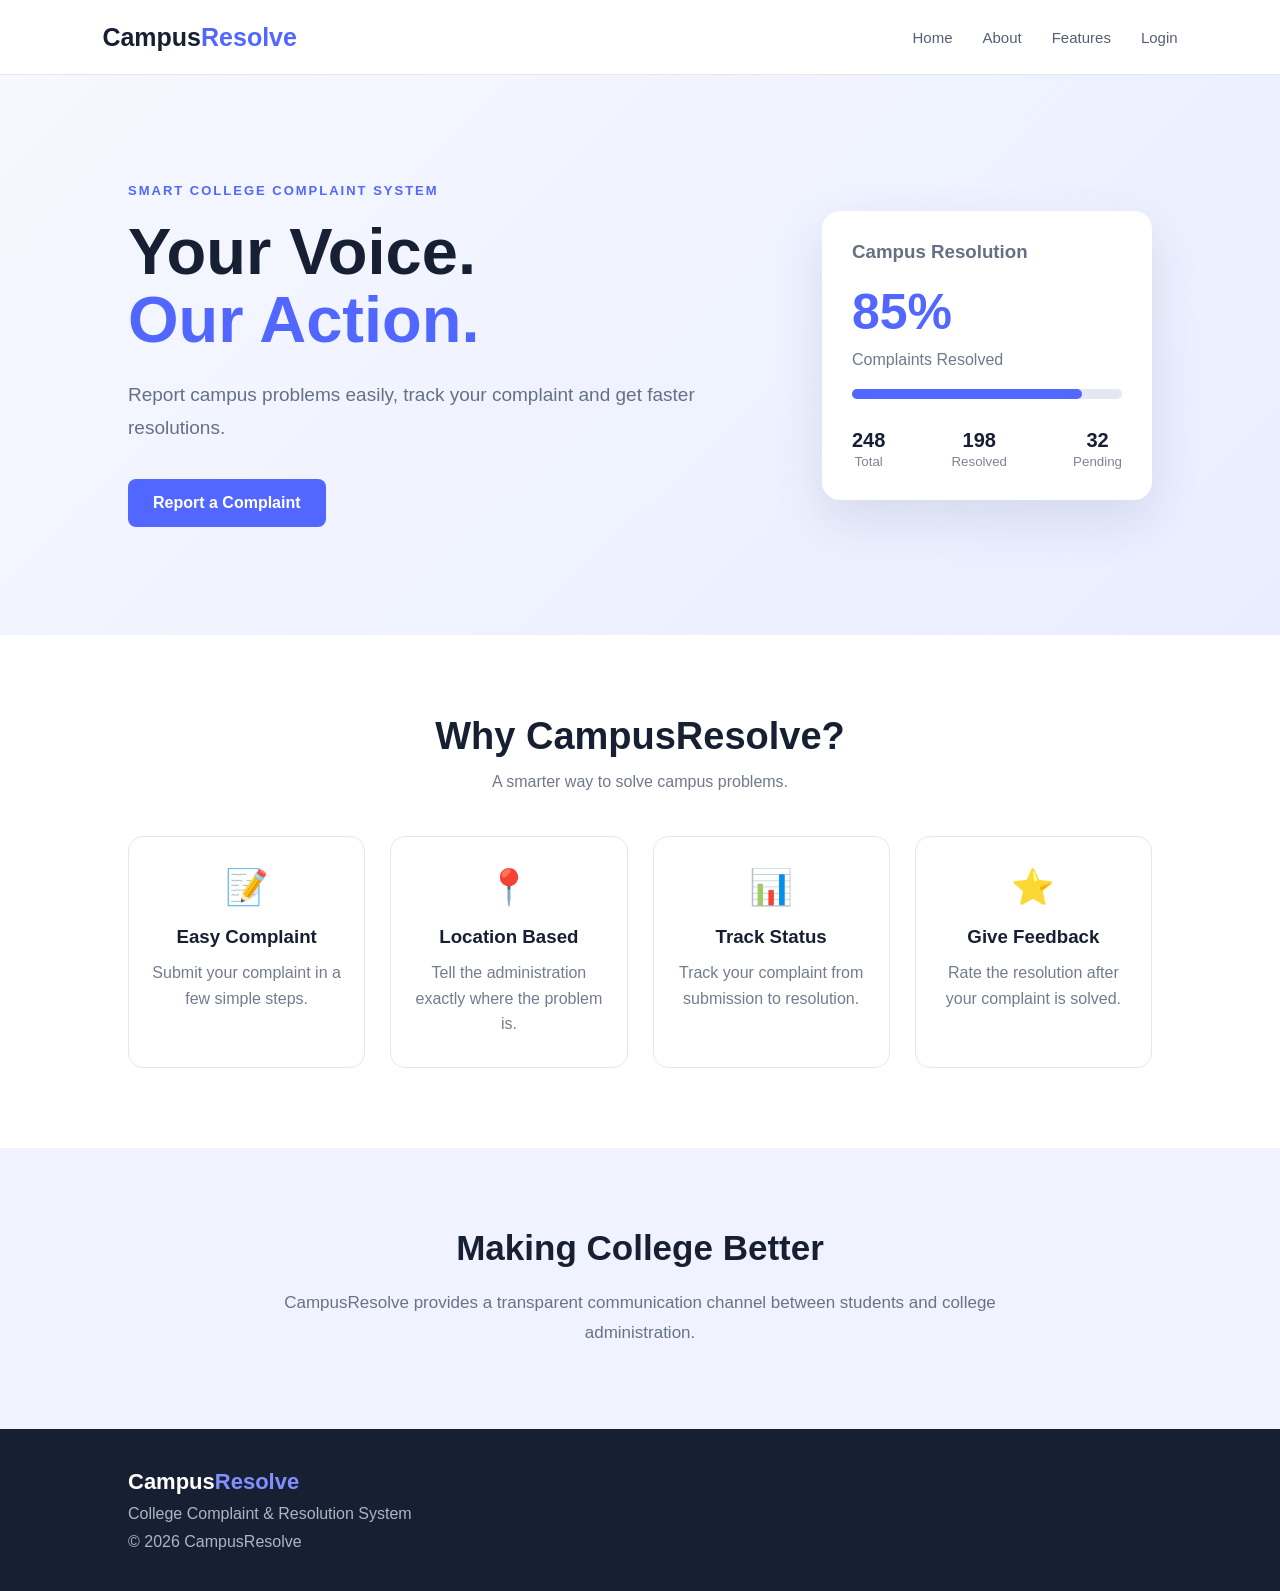
<file: index.html>
<!DOCTYPE html>
<html lang="en">

<head>

    <meta charset="UTF-8">

    <meta name="viewport"
          content="width=device-width, initial-scale=1.0">

    <title>CampusResolve</title>

    <link rel="stylesheet" href="style.css">

</head>

<body>

    <!-- Navigation -->

    <header>

        <div class="logo">
            Campus<span>Resolve</span>
        </div>

        <nav>

            <a href="index.html">Home</a>

            <a href="#about">About</a>

            <a href="#features">Features</a>

            <a href="login.html">Login</a>

        </nav>

    </header>


    <!-- Main Hero -->

    <section class="hero">

        <div class="hero-text">

            <p class="small-title">
                SMART COLLEGE COMPLAINT SYSTEM
            </p>

            <h1>
                Your Voice.<br>
                <span>Our Action.</span>
            </h1>

            <p class="description">

                Report campus problems easily,
                track your complaint and get
                faster resolutions.

            </p>

            <a href="login.html" class="button">
                Report a Complaint
            </a>

        </div>


        <!-- Status Card -->

        <div class="status-card">

            <h3>Campus Resolution</h3>

            <div class="percentage">
                85%
            </div>

            <p>
                Complaints Resolved
            </p>

            <div class="progress">

                <div class="progress-fill"></div>

            </div>

            <div class="numbers">

                <div>
                    <b>248</b>
                    <small>Total</small>
                </div>

                <div>
                    <b>198</b>
                    <small>Resolved</small>
                </div>

                <div>
                    <b>32</b>
                    <small>Pending</small>
                </div>

            </div>

        </div>

    </section>


    <!-- Features -->

    <section id="features">

        <h2>
            Why CampusResolve?
        </h2>

        <p class="subtitle">
            A smarter way to solve campus problems.
        </p>


        <div class="feature-box">

            <div class="feature">

                <div class="icon">📝</div>

                <h3>
                    Easy Complaint
                </h3>

                <p>
                    Submit your complaint
                    in a few simple steps.
                </p>

            </div>


            <div class="feature">

                <div class="icon">📍</div>

                <h3>
                    Location Based
                </h3>

                <p>
                    Tell the administration
                    exactly where the problem is.
                </p>

            </div>


            <div class="feature">

                <div class="icon">📊</div>

                <h3>
                    Track Status
                </h3>

                <p>
                    Track your complaint
                    from submission to resolution.
                </p>

            </div>


            <div class="feature">

                <div class="icon">⭐</div>

                <h3>
                    Give Feedback
                </h3>

                <p>
                    Rate the resolution
                    after your complaint is solved.
                </p>

            </div>

        </div>

    </section>


    <!-- About -->

    <section id="about" class="about">

        <h2>
            Making College Better
        </h2>

        <p>

            CampusResolve provides a transparent
            communication channel between students
            and college administration.

        </p>

    </section>


    <!-- Footer -->

    <footer>

        <h3>
            Campus<span>Resolve</span>
        </h3>

        <p>
            College Complaint & Resolution System
        </p>

        <p>
            © 2026 CampusResolve
        </p>

    </footer>

</body>

</html>
</file>
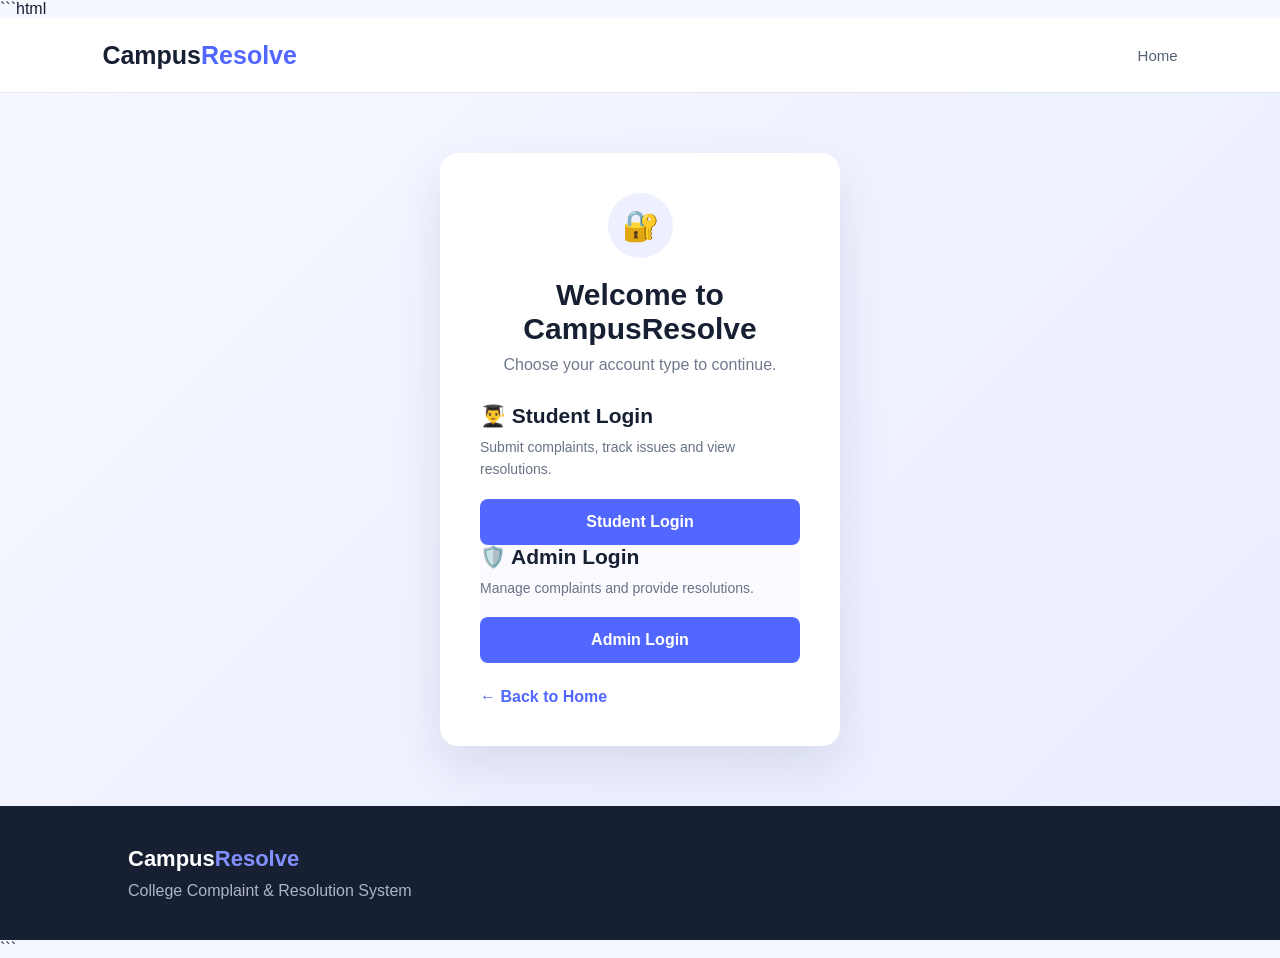
<file: account-login.html>
```html
<!DOCTYPE html>
<html lang="en">

<head>

    <meta charset="UTF-8">

    <meta name="viewport"
          content="width=device-width, initial-scale=1.0">

    <title>Choose Login | CampusResolve</title>

    <link rel="stylesheet" href="style.css">

</head>

<body>


<header>

    <div class="logo">
        Campus<span>Resolve</span>
    </div>

    <nav>

        <a href="index.html">
            Home
        </a>

    </nav>

</header>


<section class="login-section">

    <div class="login-box">

        <div class="login-icon">
            🔐
        </div>


        <h1>
            Welcome to CampusResolve
        </h1>


        <p>
            Choose your account type to continue.
        </p>


        <!-- STUDENT LOGIN -->

        <div class="login-option">

            <h2>
                👨‍🎓 Student Login
            </h2>

            <p>
                Submit complaints, track issues and
                view resolutions.
            </p>


            <button
                type="button"
                class="login-option-button"
                onclick="openStudentLogin()">

                Student Login

            </button>

        </div>


        <!-- ADMIN LOGIN -->

        <div class="login-option admin-option">

            <h2>
                🛡️ Admin Login
            </h2>

            <p>
                Manage complaints and provide resolutions.
            </p>


            <button
                type="button"
                class="login-option-button admin-button"
                onclick="openAdminLogin()">

                Admin Login

            </button>

        </div>


        <a href="index.html"
           class="back-button">

            ← Back to Home

        </a>

    </div>

</section>


<script>

/* Student Login */

function openStudentLogin() {

    window.location.href = "./login.html";

}


/* Admin Login */

function openAdminLogin() {

    window.location.href = "./admin-login.html";

}

</script>


<footer>

    <h3>
        Campus<span>Resolve</span>
    </h3>

    <p>
        College Complaint & Resolution System
    </p>

</footer>


</body>

</html>
```
</file>
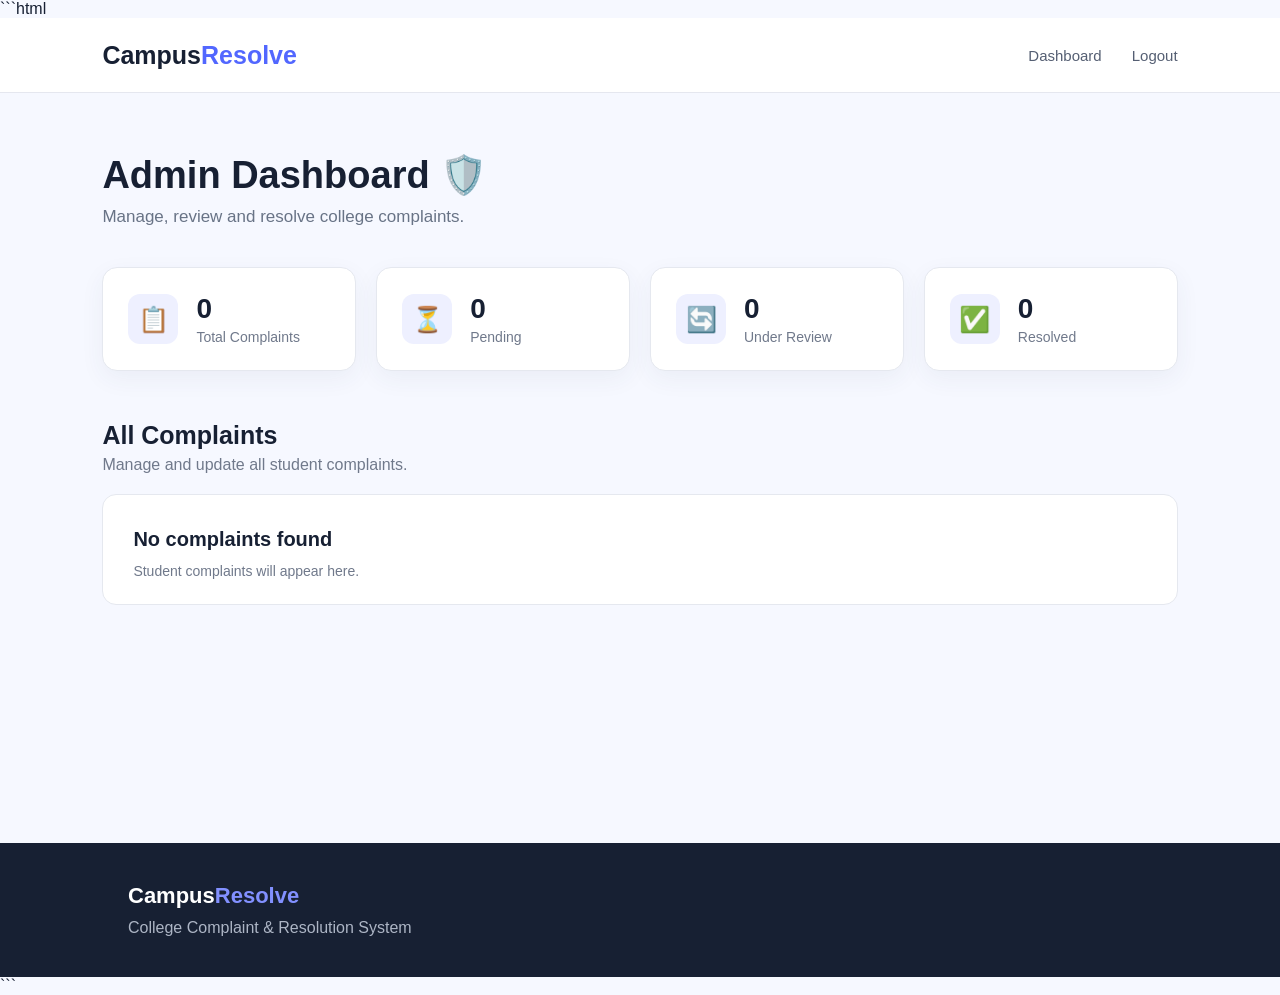
<file: admin-dashboard.html>
```html
<!DOCTYPE html>
<html lang="en">

<head>

    <meta charset="UTF-8">

    <meta name="viewport"
          content="width=device-width, initial-scale=1.0">

    <title>Admin Dashboard | CampusResolve</title>

    <link rel="stylesheet" href="style.css">

</head>

<body>

<header>

    <div class="logo">
        Campus<span>Resolve</span>
    </div>

    <nav>

        <a href="admin-dashboard.html">
            Dashboard
        </a>

        <a href="index.html">
            Logout
        </a>

    </nav>

</header>


<section class="admin-dashboard">

    <div class="admin-container">

        <h1>
            Admin Dashboard 🛡️
        </h1>

        <p class="admin-intro">
            Manage, review and resolve college complaints.
        </p>


        <!-- STATISTICS -->

        <div class="admin-stats">


            <div class="stat-card">

                <div class="stat-icon">
                    📋
                </div>

                <div>

                    <h2 id="totalCount">0</h2>

                    <p>
                        Total Complaints
                    </p>

                </div>

            </div>


            <div class="stat-card">

                <div class="stat-icon">
                    ⏳
                </div>

                <div>

                    <h2 id="pendingCount">0</h2>

                    <p>
                        Pending
                    </p>

                </div>

            </div>


            <div class="stat-card">

                <div class="stat-icon">
                    🔄
                </div>

                <div>

                    <h2 id="reviewCount">0</h2>

                    <p>
                        Under Review
                    </p>

                </div>

            </div>


            <div class="stat-card">

                <div class="stat-icon">
                    ✅
                </div>

                <div>

                    <h2 id="resolvedCount">0</h2>

                    <p>
                        Resolved
                    </p>

                </div>

            </div>

        </div>


        <!-- COMPLAINTS -->

        <div class="admin-section-header">

            <h2>
                All Complaints
            </h2>

            <p>
                Manage and update all student complaints.
            </p>

        </div>


        <div id="complaintsArea"></div>


    </div>

</section>



<script>


/* ==========================================
   LOAD DASHBOARD
========================================== */


window.onload = function () {

    loadDashboard();

};



/* ==========================================
   LOAD ALL COMPLAINTS
========================================== */


function getComplaints() {

    let complaints =
        JSON.parse(
            localStorage.getItem("allComplaints")
        );

    if (!Array.isArray(complaints)) {

        complaints = [];

    }

    return complaints;

}



/* ==========================================
   LOAD DASHBOARD
========================================== */


function loadDashboard() {

    const complaints =
        getComplaints();


    updateCounts(
        complaints
    );


    displayComplaints(
        complaints
    );

}



/* ==========================================
   UPDATE COUNTS
========================================== */


function updateCounts(complaints) {


    const total =
        complaints.length;


    const pending =
        complaints.filter(
            function (complaint) {

                return complaint.status === "Pending";

            }
        ).length;


    const review =
        complaints.filter(
            function (complaint) {

                return (
                    complaint.status === "Under Review" ||
                    complaint.status === "In Progress"
                );

            }
        ).length;


    const resolved =
        complaints.filter(
            function (complaint) {

                return complaint.status === "Resolved";

            }
        ).length;



    document.getElementById(
        "totalCount"
    ).innerText = total;


    document.getElementById(
        "pendingCount"
    ).innerText = pending;


    document.getElementById(
        "reviewCount"
    ).innerText = review;


    document.getElementById(
        "resolvedCount"
    ).innerText = resolved;

}



/* ==========================================
   DISPLAY ALL COMPLAINTS
========================================== */


function displayComplaints(complaints) {


    const area =
        document.getElementById(
            "complaintsArea"
        );


    area.innerHTML = "";



    if (complaints.length === 0) {


        area.innerHTML = `

            <div class="admin-complaint">

                <div class="admin-complaint-main">

                    <h3>
                        No complaints found
                    </h3>

                    <p>
                        Student complaints will appear here.
                    </p>

                </div>

            </div>

        `;


        return;

    }



    /*
       Newest complaint first
    */


    complaints
    .slice()
    .reverse()
    .forEach(
        function (complaint) {


            let statusClass =
                "pending";


            if (
                complaint.status === "Resolved"
            ) {

                statusClass =
                    "resolved";

            }

            else if (
                complaint.status === "Under Review" ||
                complaint.status === "In Progress"
            ) {

                statusClass =
                    "review";

            }

            else if (
                complaint.status === "Rejected"
            ) {

                statusClass =
                    "rejected";

            }



            let buttonText =
                "Manage";


            if (
                complaint.status === "Resolved" ||
                complaint.status === "Rejected"
            ) {

                buttonText =
                    "View";

            }



            area.innerHTML += `

                <div class="admin-complaint">


                    <div class="admin-complaint-main">


                        <span class="complaint-id">

                            ${complaint.id}

                        </span>


                        <h3>

                            ${complaint.subject}

                        </h3>


                        <p>

                            📍 ${complaint.location}

                        </p>


                        <p>

                            🏷️ ${complaint.category}

                        </p>


                        <p>

                            ⚠️ Priority:
                            ${complaint.priority}

                        </p>


                        <p>

                            📅 Submitted:
                            ${complaint.date}

                        </p>


                        ${
                            complaint.department &&
                            complaint.department !== "Not Assigned"

                            ?

                            `

                            <p>

                                🏢 Department:
                                ${complaint.department}

                            </p>

                            `

                            :

                            ""

                        }


                        ${
                            complaint.status === "Resolved"

                            ?

                            `

                            <p>

                                ✅ Resolution:
                                ${complaint.resolution}

                            </p>

                            `

                            :

                            ""

                        }


                    </div>



                    <div class="admin-complaint-side">


                        <span class="status ${statusClass}">

                            ${complaint.status}

                        </span>



                        <a
                            href="admin-resolution.html?id=${encodeURIComponent(complaint.id)}"
                            class="admin-action">

                            ${buttonText}

                        </a>


                    </div>


                </div>

            `;


        }
    );

}

</script>



<footer>

    <h3>
        Campus<span>Resolve</span>
    </h3>

    <p>
        College Complaint & Resolution System
    </p>

</footer>


</body>

</html>
```
</file>
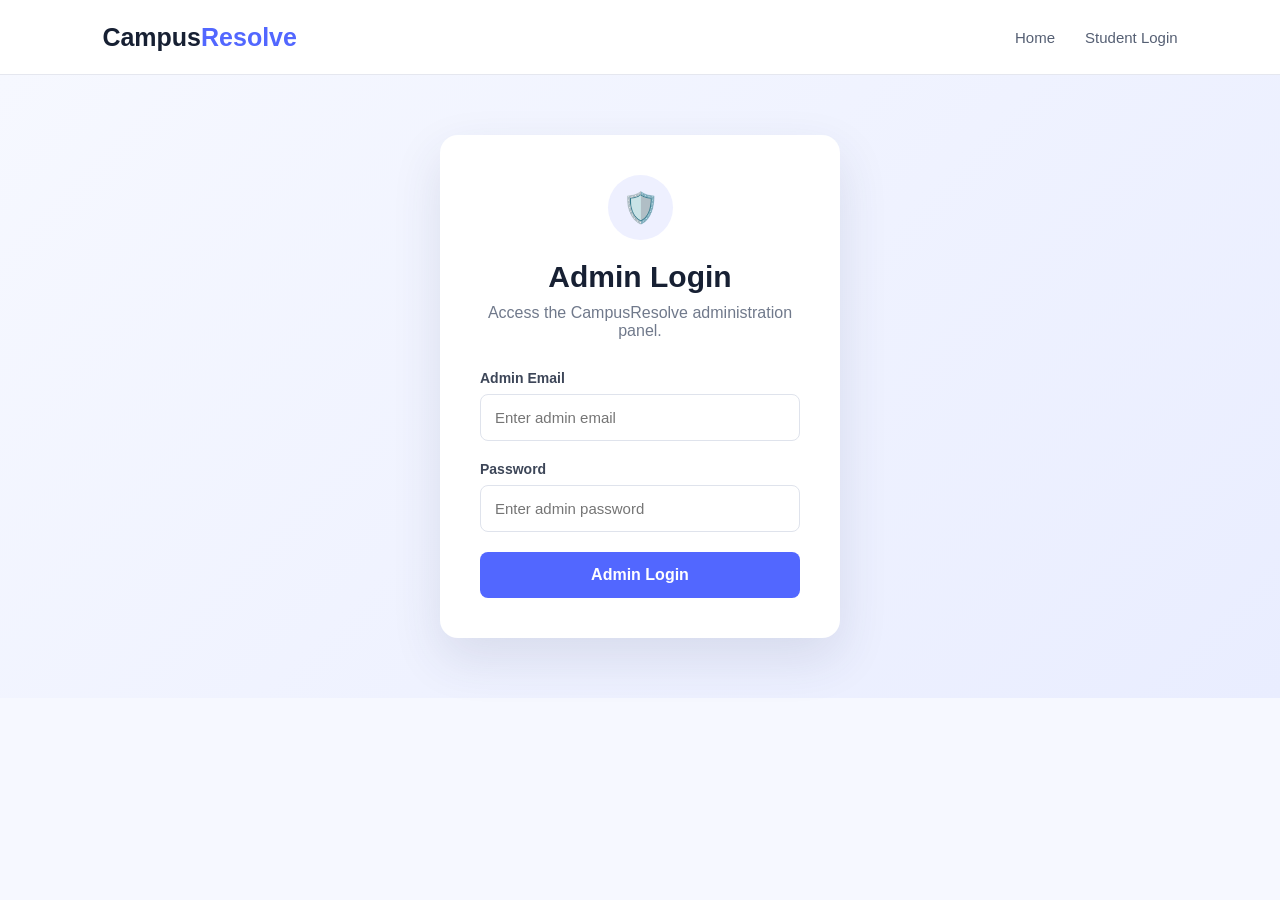
<file: admin-login.html>
<!DOCTYPE html>
<html lang="en">

<head>

    <meta charset="UTF-8">

    <meta name="viewport"
          content="width=device-width, initial-scale=1.0">

    <title>Admin Login | CampusResolve</title>

    <link rel="stylesheet" href="style.css">

</head>

<body>

    <!-- Navigation -->

    <header>

        <div class="logo">
            Campus<span>Resolve</span>
        </div>

        <nav>

            <a href="index.html">
                Home
            </a>

            <a href="login.html">
                Student Login
            </a>

        </nav>

    </header>


    <!-- Admin Login -->

    <section class="login-section">

        <div class="login-box">

            <div class="login-icon">
                🛡️
            </div>

            <h1>
                Admin Login
            </h1>

            <p>
                Access the CampusResolve administration panel.
            </p>


            <form onsubmit="adminLogin(event)">

                <label for="admin-email">
                    Admin Email
                </label>

                <input
                    type="email"
                    id="admin-email"
                    placeholder="Enter admin email"
                    required
                >


                <label for="admin-password">
                    Password
                </label>

                <input
                    type="password"
                    id="admin-password"
                    placeholder="Enter admin password"
                    required
                >


                <button type="submit">
                    Admin Login
                </button>

            </form>

        </div>

    </section>


    <!-- Temporary Admin Login -->

    <script>

        function adminLogin(event) {

            event.preventDefault();

            window.location.href = "admin-dashboard.html";

        }

    </script>


</body>

</html>
</file>
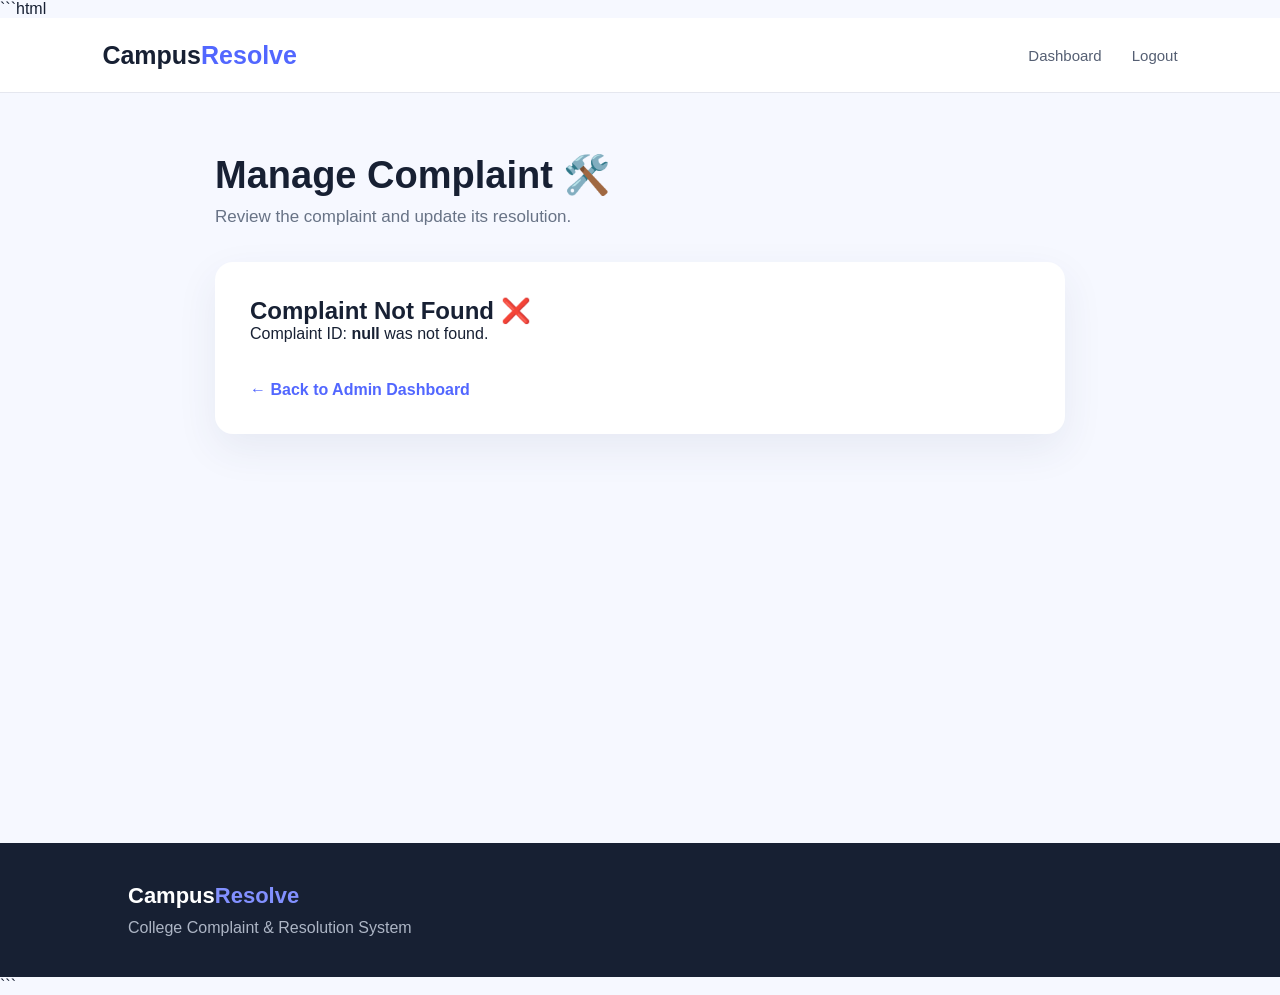
<file: admin-resolution.html>
```html
<!DOCTYPE html>
<html lang="en">

<head>

    <meta charset="UTF-8">

    <meta name="viewport"
          content="width=device-width, initial-scale=1.0">

    <title>Manage Complaint | CampusResolve</title>

    <link rel="stylesheet" href="style.css">

</head>


<body>


<header>

    <div class="logo">
        Campus<span>Resolve</span>
    </div>


    <nav>

        <a href="admin-dashboard.html">
            Dashboard
        </a>

        <a href="index.html">
            Logout
        </a>

    </nav>

</header>



<section class="resolution-page">


    <div class="resolution-container">


        <h1>
            Manage Complaint 🛠️
        </h1>


        <p class="resolution-intro">
            Review the complaint and update its resolution.
        </p>



        <div class="resolution-card">


            <div class="resolution-heading">


                <div>


                    <span
                        class="complaint-id"
                        id="complaintId">

                        Complaint

                    </span>


                    <h2 id="complaintSubject">

                        Loading...

                    </h2>


                </div>



                <span
                    id="currentStatus"
                    class="status pending">

                    Pending

                </span>


            </div>



            <div
                class="resolution-details"
                id="complaintDetails">

            </div>



            <div class="description-box">


                <h3>
                    Complaint Description
                </h3>


                <p id="complaintDescription">

                </p>


            </div>



            <form id="resolutionForm">


                <label for="status">

                    Update Complaint Status

                </label>


                <select id="status" required>


                    <option value="">

                        Select Status

                    </option>


                    <option value="Pending">

                        Pending

                    </option>


                    <option value="Under Review">

                        Under Review

                    </option>


                    <option value="In Progress">

                        In Progress

                    </option>


                    <option value="Resolved">

                        Resolved

                    </option>


                    <option value="Rejected">

                        Rejected

                    </option>


                </select>



                <label for="department">

                    Assign Department

                </label>


                <select id="department" required>


                    <option value="">

                        Select Department

                    </option>


                    <option value="Maintenance">

                        Maintenance

                    </option>


                    <option value="IT Department">

                        IT Department

                    </option>


                    <option value="Hostel Department">

                        Hostel Department

                    </option>


                    <option value="Library Department">

                        Library Department

                    </option>


                    <option value="Administration">

                        Administration

                    </option>


                </select>



                <label for="resolution">

                    Resolution / Admin Remark

                </label>


                <textarea
                    id="resolution"
                    rows="6"
                    placeholder="Enter the action taken or resolution..."
                    required></textarea>



                <button type="submit">

                    ✅ Update Complaint

                </button>


            </form>



            <a
                href="admin-dashboard.html"
                class="back-button">

                ← Back to Admin Dashboard

            </a>


        </div>

    </div>

</section>



<script>


/* =====================================================
   GET COMPLAINT ID FROM URL
===================================================== */


const urlParams =
    new URLSearchParams(
        window.location.search
    );


const selectedComplaintId =
    urlParams.get("id");



/* =====================================================
   GET ALL COMPLAINTS
===================================================== */


function getAllComplaints() {


    let data =
        localStorage.getItem(
            "allComplaints"
        );


    if (!data) {

        return [];

    }


    try {

        const complaints =
            JSON.parse(data);


        if (Array.isArray(complaints)) {

            return complaints;

        }


        return [];


    } catch (error) {

        console.error(
            "Error reading complaints:",
            error
        );


        return [];

    }

}



/* =====================================================
   FIND CURRENT COMPLAINT
===================================================== */


function getCurrentComplaint() {


    const complaints =
        getAllComplaints();


    return complaints.find(
        function(complaint) {

            return (
                String(complaint.id) ===
                String(selectedComplaintId)
            );

        }
    );

}



/* =====================================================
   LOAD COMPLAINT
===================================================== */


window.onload = function() {


    const complaint =
        getCurrentComplaint();



    if (!complaint) {


        document.querySelector(
            ".resolution-card"
        ).innerHTML = `

            <h2>
                Complaint Not Found ❌
            </h2>

            <p>
                Complaint ID:
                <strong>
                    ${selectedComplaintId}
                </strong>
                was not found.
            </p>

            <br>

            <a
                href="admin-dashboard.html"
                class="back-button">

                ← Back to Admin Dashboard

            </a>

        `;


        return;

    }



    /* Complaint ID */


    document.getElementById(
        "complaintId"
    ).innerText =
        "Complaint #" +
        complaint.id;



    /* Subject */


    document.getElementById(
        "complaintSubject"
    ).innerText =
        complaint.subject;



    /* Description */


    document.getElementById(
        "complaintDescription"
    ).innerText =
        complaint.description;



    /* Details */


    document.getElementById(
        "complaintDetails"
    ).innerHTML = `

        <p>

            <strong>Category:</strong>
            ${complaint.category}

        </p>


        <p>

            <strong>Location:</strong>
            ${complaint.location}

        </p>


        <p>

            <strong>Priority:</strong>
            ${complaint.priority}

        </p>


        <p>

            <strong>Submitted By:</strong>

            ${
                complaint.anonymous
                ? "Anonymous Student"
                : "Student"
            }

        </p>


        <p>

            <strong>Submitted:</strong>
            ${complaint.date}

        </p>

    `;



    /* Current status */


    document.getElementById(
        "status"
    ).value =
        complaint.status || "Pending";



    document.getElementById(
        "currentStatus"
    ).innerText =
        complaint.status || "Pending";



    updateStatusStyle(
        complaint.status || "Pending"
    );



    /* Department */


    if (
        complaint.department &&
        complaint.department !== "Not Assigned"
    ) {

        document.getElementById(
            "department"
        ).value =
            complaint.department;

    }



    /* Resolution */


    if (
        complaint.resolution &&
        complaint.resolution !==
        "No resolution yet"
    ) {

        document.getElementById(
            "resolution"
        ).value =
            complaint.resolution;

    }

};



/* =====================================================
   STATUS STYLE
===================================================== */


function updateStatusStyle(status) {


    const statusBox =
        document.getElementById(
            "currentStatus"
        );


    statusBox.className =
        "status";



    if (
        status === "Resolved"
    ) {

        statusBox.classList.add(
            "resolved"
        );

    }

    else if (
        status === "Under Review" ||
        status === "In Progress"
    ) {

        statusBox.classList.add(
            "review"
        );

    }

    else if (
        status === "Rejected"
    ) {

        statusBox.classList.add(
            "rejected"
        );

    }

    else {

        statusBox.classList.add(
            "pending"
        );

    }

}



/* =====================================================
   UPDATE COMPLAINT
===================================================== */


document
.getElementById("resolutionForm")
.addEventListener(
    "submit",
    function(event) {


        event.preventDefault();



        /* Get latest data AGAIN */


        const complaints =
            getAllComplaints();



        /* Find exact complaint */


        const index =
            complaints.findIndex(
                function(complaint) {

                    return (
                        String(complaint.id) ===
                        String(selectedComplaintId)
                    );

                }
            );



        /* Complaint doesn't exist */


        if (index === -1) {


            alert(
                "Complaint not found ❌"
            );


            return;

        }



        /* Get new values */


        const newStatus =
            document
            .getElementById("status")
            .value;


        const newDepartment =
            document
            .getElementById("department")
            .value;


        const newResolution =
            document
            .getElementById("resolution")
            .value
            .trim();



        /* Validation */


        if (
            newStatus === "" ||
            newDepartment === "" ||
            newResolution === ""
        ) {


            alert(
                "Please fill all fields."
            );


            return;

        }



        /* =========================================
           UPDATE EXACT COMPLAINT
        ========================================= */


        complaints[index].status =
            newStatus;


        complaints[index].department =
            newDepartment;


        complaints[index].resolution =
            newResolution;



        /* =========================================
           SAVE UPDATED COMPLAINTS
        ========================================= */


        localStorage.setItem(
            "allComplaints",
            JSON.stringify(
                complaints
            )
        );



        /* =========================================
           UPDATE SCREEN
        ========================================= */


        document.getElementById(
            "currentStatus"
        ).innerText =
            newStatus;


        updateStatusStyle(
            newStatus
        );



        /* =========================================
           SUCCESS
        ========================================= */


        alert(

            "Complaint #" +
            selectedComplaintId +
            " updated successfully! ✅"

        );


    }
);

</script>



<footer>


    <h3>

        Campus<span>Resolve</span>

    </h3>


    <p>

        College Complaint & Resolution System

    </p>


</footer>


</body>

</html>
```
</file>
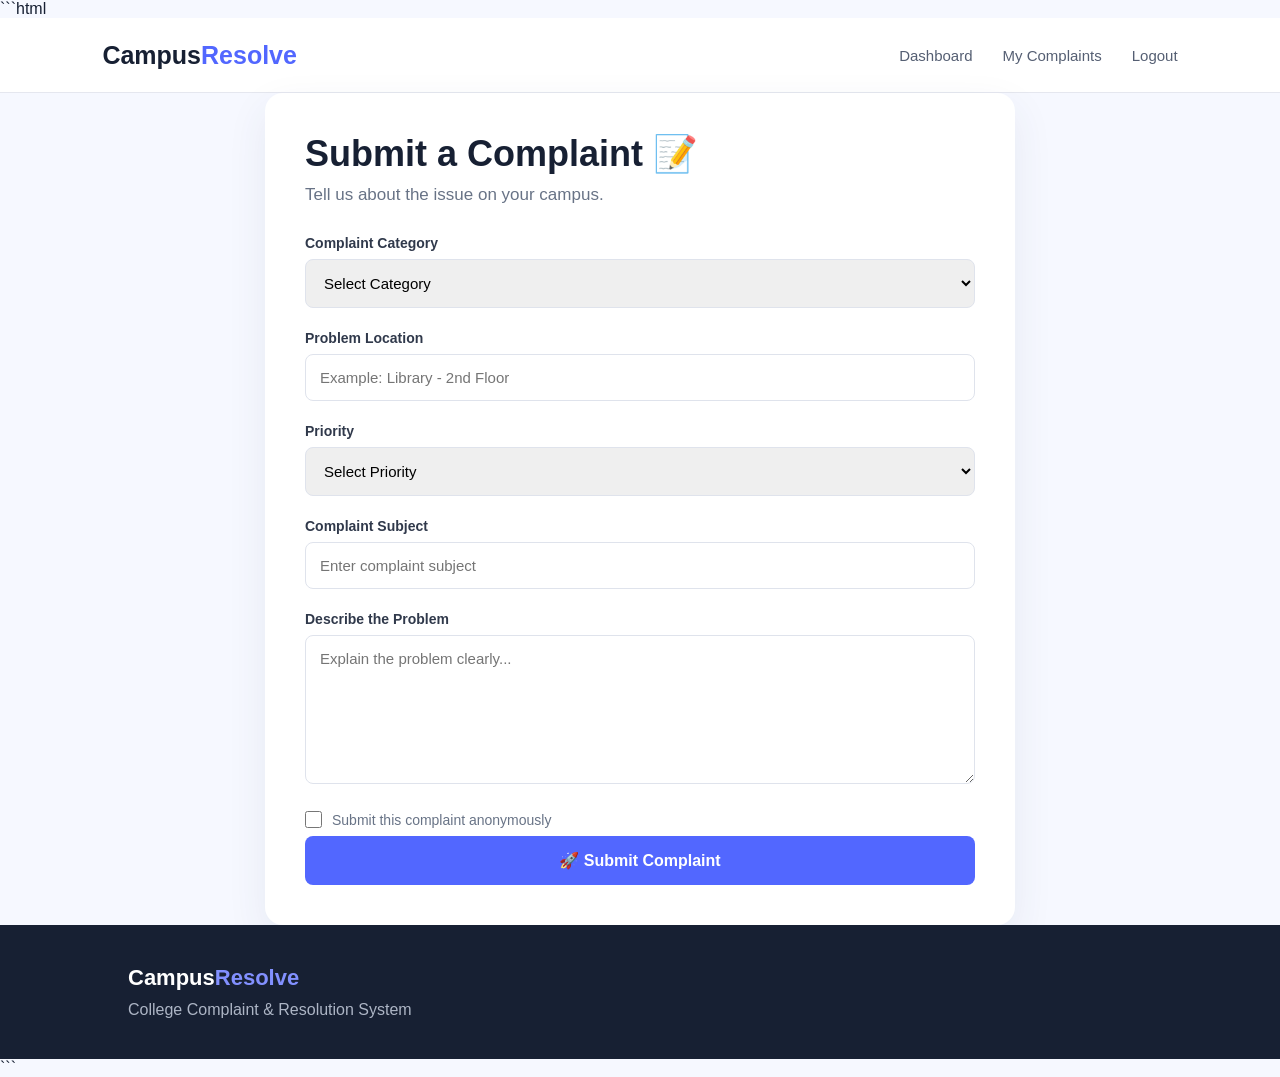
<file: complaint.html>
```html
<!DOCTYPE html>
<html lang="en">

<head>

    <meta charset="UTF-8">

    <meta name="viewport"
          content="width=device-width, initial-scale=1.0">

    <title>Submit Complaint | CampusResolve</title>

    <link rel="stylesheet" href="style.css">

</head>


<body>


<header>

    <div class="logo">
        Campus<span>Resolve</span>
    </div>


    <nav>

        <a href="student-dashboard.html">
            Dashboard
        </a>

        <a href="my-complaints.html">
            My Complaints
        </a>

        <a href="index.html">
            Logout
        </a>

    </nav>

</header>



<section class="complaint-page">


    <div class="complaint-container">


        <h1>
            Submit a Complaint 📝
        </h1>


        <p class="complaint-intro">
            Tell us about the issue on your campus.
        </p>



        <form id="complaintForm">


            <!-- =========================
                 CATEGORY
            ========================== -->


            <label for="category">

                Complaint Category

            </label>


            <select
                id="category"
                required>


                <option value="">

                    Select Category

                </option>


                <option>
                    Infrastructure
                </option>


                <option>
                    Hostel
                </option>


                <option>
                    Library
                </option>


                <option>
                    Laboratory
                </option>


                <option>
                    IT / Computer
                </option>


                <option>
                    Canteen
                </option>


                <option>
                    Administration
                </option>


                <option>
                    Other
                </option>


            </select>



            <!-- =========================
                 LOCATION
            ========================== -->


            <label for="location">

                Problem Location

            </label>


            <input
                type="text"
                id="location"
                placeholder="Example: Library - 2nd Floor"
                required
            >



            <!-- =========================
                 PRIORITY
            ========================== -->


            <label for="priority">

                Priority

            </label>


            <select
                id="priority"
                required>


                <option value="">

                    Select Priority

                </option>


                <option>
                    Low
                </option>


                <option>
                    Medium
                </option>


                <option>
                    High
                </option>


            </select>



            <!-- =========================
                 SUBJECT
            ========================== -->


            <label for="subject">

                Complaint Subject

            </label>


            <input
                type="text"
                id="subject"
                placeholder="Enter complaint subject"
                required
            >



            <!-- =========================
                 DESCRIPTION
            ========================== -->


            <label for="description">

                Describe the Problem

            </label>


            <textarea
                id="description"
                rows="7"
                placeholder="Explain the problem clearly..."
                required></textarea>



            <!-- =========================
                 ANONYMOUS
            ========================== -->


            <label class="anonymous-option">


                <input
                    type="checkbox"
                    id="anonymous"
                >


                Submit this complaint anonymously


            </label>



            <!-- =========================
                 SUBMIT
            ========================== -->


            <button type="submit">

                🚀 Submit Complaint

            </button>


        </form>


    </div>

</section>



<script>


/* ==========================================
   SUBMIT COMPLAINT
========================================== */


document
.getElementById("complaintForm")
.addEventListener(
    "submit",
    function(event) {


        event.preventDefault();



        /* ==========================================
           GET FORM VALUES
        ========================================== */


        const category =
            document
            .getElementById("category")
            .value;


        const location =
            document
            .getElementById("location")
            .value
            .trim();


        const priority =
            document
            .getElementById("priority")
            .value;


        const subject =
            document
            .getElementById("subject")
            .value
            .trim();


        const description =
            document
            .getElementById("description")
            .value
            .trim();


        const anonymous =
            document
            .getElementById("anonymous")
            .checked;



        /* ==========================================
           GET ALL EXISTING COMPLAINTS
        ========================================== */


        let complaints =
            JSON.parse(
                localStorage.getItem(
                    "allComplaints"
                )
            ) || [];



        /*
        Make sure it is an array
        */


        if (!Array.isArray(complaints)) {

            complaints = [];

        }



        /* ==========================================
           GENERATE UNIQUE COMPLAINT ID
        ========================================== */


        let complaintId;


        do {


            const complaintNumber =
                Math.floor(
                    1000 +
                    Math.random() * 9000
                );


            complaintId =
                "CR" +
                complaintNumber;


        }

        while (
            complaints.some(
                function(complaint) {

                    return (
                        complaint.id ===
                        complaintId
                    );

                }
            )
        );



        /* ==========================================
           CREATE NEW COMPLAINT
        ========================================== */


        const complaint = {


            id:
                complaintId,


            category:
                category,


            location:
                location,


            priority:
                priority,


            subject:
                subject,


            description:
                description,


            anonymous:
                anonymous,


            status:
                "Pending",


            department:
                "Not Assigned",


            resolution:
                "No resolution yet",


            date:
                new Date()
                .toLocaleDateString()

        };



        /* ==========================================
           ADD NEW COMPLAINT
           WITHOUT DELETING OLD ONES
        ========================================== */


        complaints.push(
            complaint
        );



        /* ==========================================
           SAVE ALL COMPLAINTS
        ========================================== */


        localStorage.setItem(
            "allComplaints",
            JSON.stringify(
                complaints
            )
        );



        /* ==========================================
           SUCCESS MESSAGE
        ========================================== */


        alert(

            "Complaint submitted successfully! 🎉\n\n" +

            "Your Complaint ID is: " +

            complaintId

        );



        /* ==========================================
           OPEN MY COMPLAINTS
        ========================================== */


        window.location.href =
            "my-complaints.html";


    }
);

</script>



<footer>


    <h3>

        Campus<span>Resolve</span>

    </h3>


    <p>

        College Complaint & Resolution System

    </p>


</footer>


</body>

</html>
```
</file>
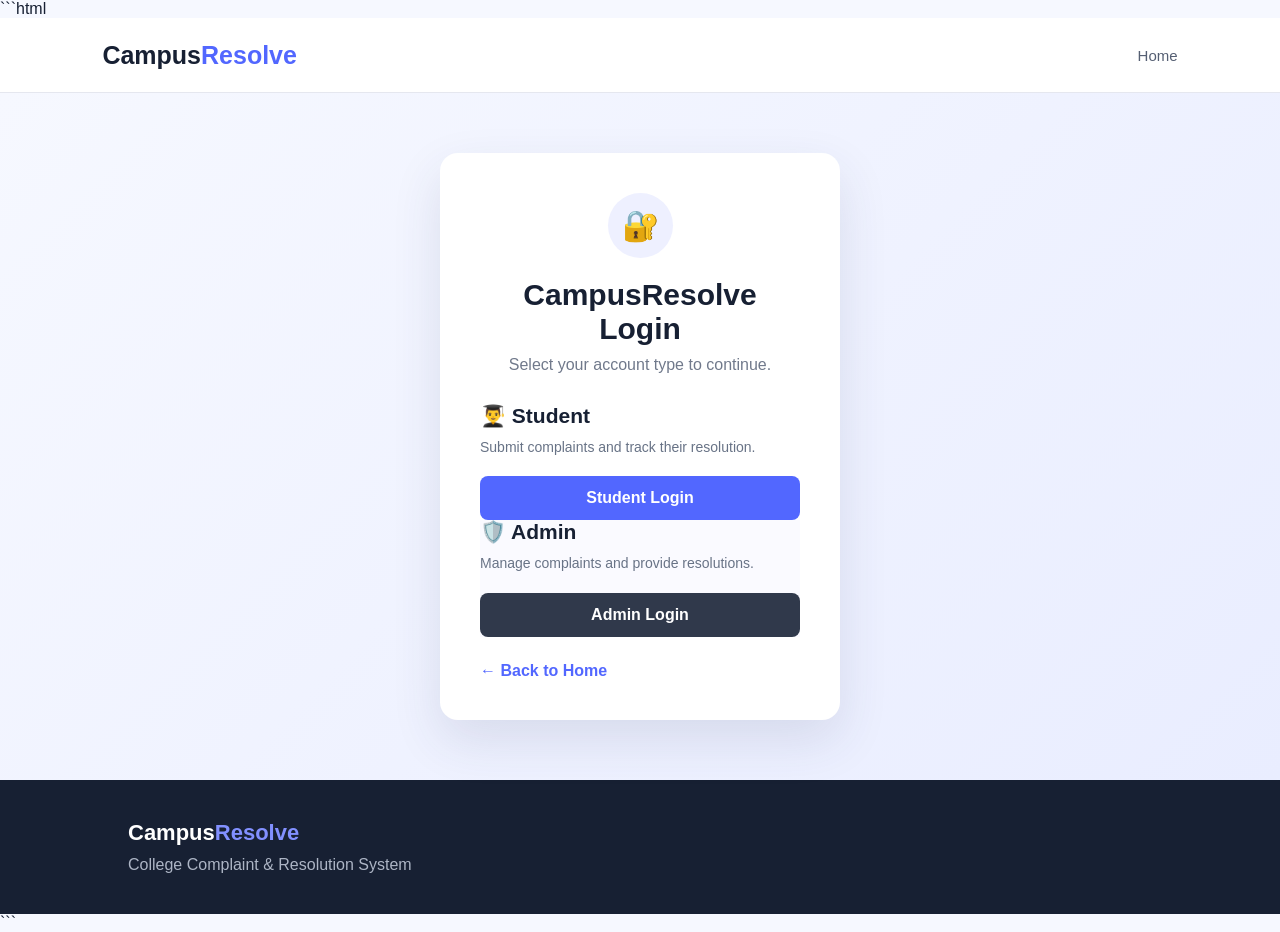
<file: login.html>
```html
<!DOCTYPE html>
<html lang="en">

<head>

    <meta charset="UTF-8">

    <meta name="viewport"
          content="width=device-width, initial-scale=1.0">

    <title>Login | CampusResolve</title>

    <link rel="stylesheet" href="style.css">

</head>

<body>

<header>

    <div class="logo">
        Campus<span>Resolve</span>
    </div>

    <nav>

        <a href="index.html">
            Home
        </a>

    </nav>

</header>


<section class="login-section">

    <div class="login-box">

        <div class="login-icon">
            🔐
        </div>

        <h1>
            CampusResolve Login
        </h1>

        <p>
            Select your account type to continue.
        </p>


        <!-- Student Login -->

        <div class="login-option">

            <h2>
                👨‍🎓 Student
            </h2>

            <p>
                Submit complaints and track their resolution.
            </p>

            <a href="student-login.html"
               class="login-option-button">

                Student Login

            </a>

        </div>


        <!-- Admin Login -->

        <div class="login-option admin-option">

            <h2>
                🛡️ Admin
            </h2>

            <p>
                Manage complaints and provide resolutions.
            </p>

            <a href="admin-login.html"
               class="login-option-button admin-button">

                Admin Login

            </a>

        </div>


        <a href="index.html"
           class="back-button">

            ← Back to Home

        </a>

    </div>

</section>


<footer>

    <h3>
        Campus<span>Resolve</span>
    </h3>

    <p>
        College Complaint & Resolution System
    </p>

</footer>

</body>

</html>
```
</file>
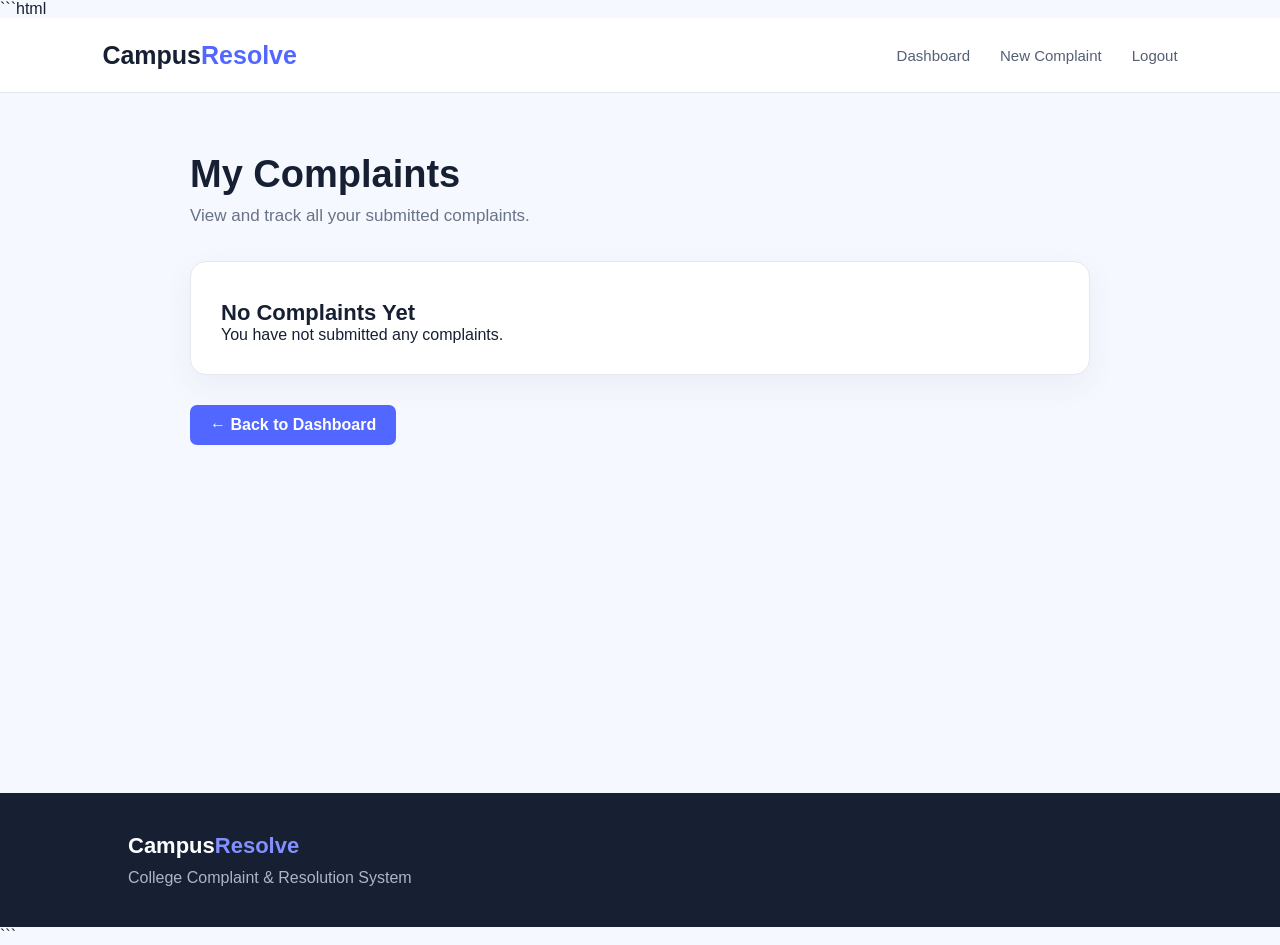
<file: my-complaints.html>
```html
<!DOCTYPE html>
<html lang="en">

<head>

    <meta charset="UTF-8">

    <meta name="viewport"
          content="width=device-width, initial-scale=1.0">

    <title>My Complaints | CampusResolve</title>

    <link rel="stylesheet" href="style.css">

</head>


<body>


<header>

    <div class="logo">
        Campus<span>Resolve</span>
    </div>


    <nav>

        <a href="student-dashboard.html">
            Dashboard
        </a>

        <a href="complaint.html">
            New Complaint
        </a>

        <a href="index.html">
            Logout
        </a>

    </nav>

</header>



<section class="complaints-page">


    <div class="complaints-container">


        <h1>
            My Complaints
        </h1>


        <p class="complaints-intro">
            View and track all your submitted complaints.
        </p>



        <!-- ALL COMPLAINTS APPEAR HERE -->

        <div id="complaintsArea"></div>



        <div style="margin-top:30px;">

            <a href="student-dashboard.html"
               class="track-button">

                ← Back to Dashboard

            </a>

        </div>


    </div>

</section>



<script>


window.onload = function () {


    /*
    ==========================================
    GET ALL COMPLAINTS
    ==========================================
    */


    let complaints =
        JSON.parse(
            localStorage.getItem("allComplaints")
        ) || [];



    /*
    ==========================================
    OLD DATA SUPPORT
    ==========================================
    */


    if (complaints.length === 0) {


        const oldComplaint =
            localStorage.getItem("newComplaint");



        if (oldComplaint) {


            try {


                const complaint =
                    JSON.parse(oldComplaint);


                complaints.push(
                    complaint
                );


                localStorage.setItem(
                    "allComplaints",
                    JSON.stringify(complaints)
                );


            }

            catch(error) {

                console.error(
                    error
                );

            }

        }

    }



    const area =
        document.getElementById(
            "complaintsArea"
        );



    /*
    ==========================================
    NO COMPLAINTS
    ==========================================
    */


    if (complaints.length === 0) {


        area.innerHTML = `

            <div class="complaint-card">

                <h2>
                    No Complaints Yet
                </h2>

                <p>
                    You have not submitted any complaints.
                </p>

            </div>

        `;


        return;

    }



    /*
    ==========================================
    DISPLAY ALL COMPLAINTS
    ==========================================
    */


    area.innerHTML = "";



    /*
    Newest complaint first
    */


    complaints
    .slice()
    .reverse()
    .forEach(function(complaint) {


        /*
        -------------------------------
        STATUS CLASS
        -------------------------------
        */


        let statusClass =
            "pending";



        if (
            complaint.status === "Resolved"
        ) {

            statusClass =
                "resolved";

        }


        else if (
            complaint.status === "Under Review" ||
            complaint.status === "In Progress"
        ) {

            statusClass =
                "review";

        }


        else if (
            complaint.status === "Rejected"
        ) {

            statusClass =
                "rejected";

        }



        /*
        -------------------------------
        BUTTON TEXT
        -------------------------------
        */


        let buttonText =
            "🔍 Track Complaint";



        if (
            complaint.status === "Resolved"
        ) {

            buttonText =
                "✅ View Resolution";

        }



        /*
        -------------------------------
        DISPLAY
        -------------------------------
        */


        area.innerHTML += `

            <div class="complaint-card">


                <div class="complaint-top">


                    <div>


                        <span class="complaint-id">

                            Complaint #${complaint.id}

                        </span>


                        <h2>

                            ${complaint.subject}

                        </h2>


                    </div>



                    <span class="status ${statusClass}">

                        ${complaint.status}

                    </span>


                </div>



                <div class="complaint-details">


                    <p>

                        <strong>Category:</strong>
                        ${complaint.category}

                    </p>


                    <p>

                        <strong>Location:</strong>
                        ${complaint.location}

                    </p>


                    <p>

                        <strong>Priority:</strong>
                        ${complaint.priority}

                    </p>


                    <p>

                        <strong>Submitted:</strong>
                        ${complaint.date}

                    </p>


                    ${
                        complaint.department &&
                        complaint.department !== "Not Assigned"

                        ?

                        `<p>

                            <strong>Department:</strong>
                            ${complaint.department}

                        </p>`

                        :

                        ""

                    }



                    ${
                        complaint.status === "Resolved"

                        ?

                        `<p>

                            <strong>Resolution:</strong>
                            ${complaint.resolution}

                        </p>`

                        :

                        ""

                    }


                </div>



                <a
                    href="track.html?id=${complaint.id}"
                    class="track-button">

                    ${buttonText}

                </a>


            </div>

        `;


    });


};

</script>



<footer>

    <h3>
        Campus<span>Resolve</span>
    </h3>


    <p>
        College Complaint & Resolution System
    </p>


</footer>


</body>

</html>
```
</file>
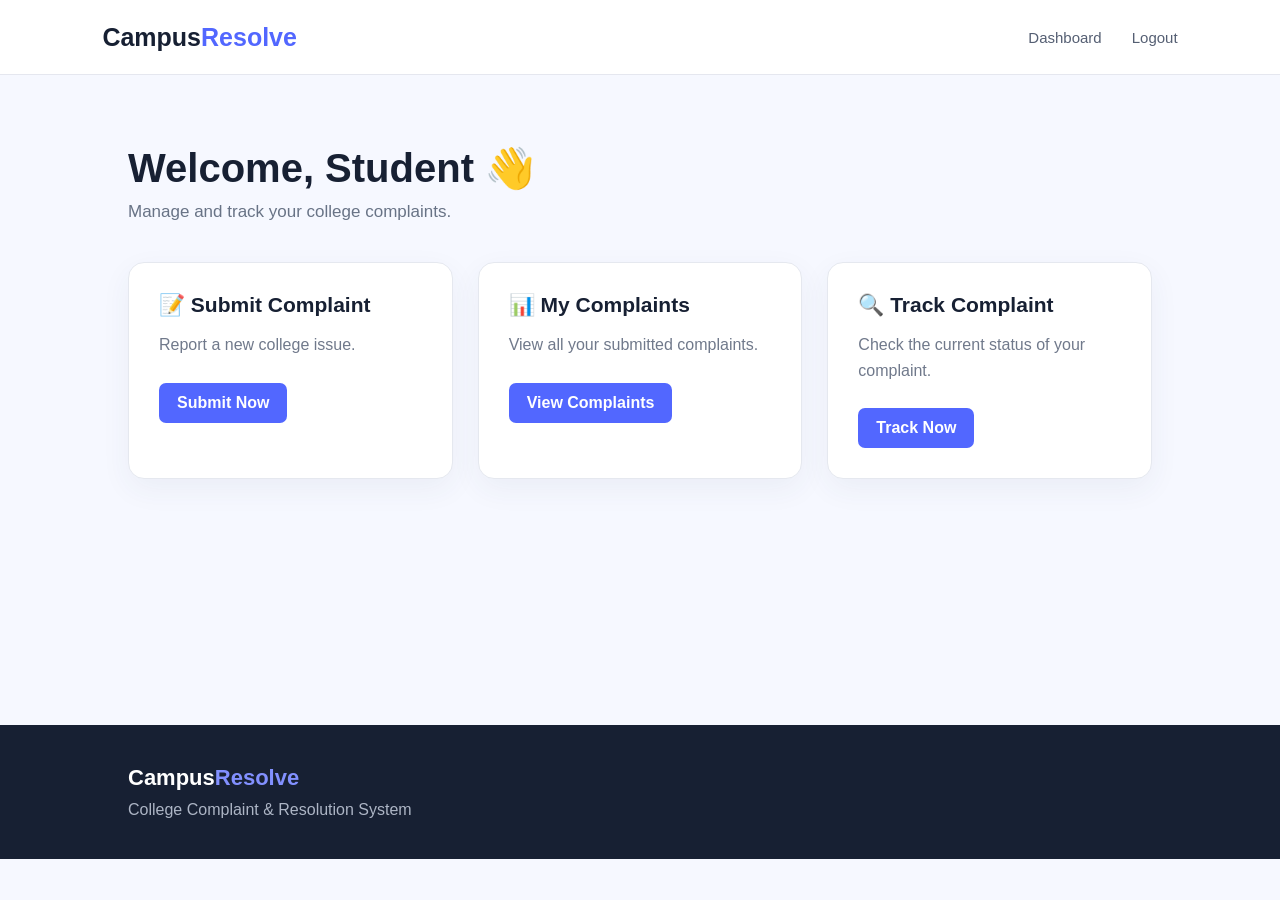
<file: student-dashboard.html>
<!DOCTYPE html>
<html lang="en">

<head>

    <meta charset="UTF-8">

    <meta name="viewport"
          content="width=device-width, initial-scale=1.0">

    <title>Student Dashboard | CampusResolve</title>

    <link rel="stylesheet" href="style.css">

</head>

<body>

    <!-- Navigation Bar -->

    <header>

        <div class="logo">
            Campus<span>Resolve</span>
        </div>

        <nav>

            <a href="student-dashboard.html">
                Dashboard
            </a>

            <a href="index.html">
                Logout
            </a>

        </nav>

    </header>


    <!-- Dashboard -->

    <section class="dashboard">

        <h1>
            Welcome, Student 👋
        </h1>

        <p>
            Manage and track your college complaints.
        </p>


        <div class="dashboard-cards">


            <!-- Submit Complaint -->

            <div class="dashboard-card">

                <h3>
                    📝 Submit Complaint
                </h3>

                <p>
                    Report a new college issue.
                </p>

                <a href="complaint.html">
                    Submit Now
                </a>

            </div>


            <!-- My Complaints -->

            <div class="dashboard-card">

                <h3>
                    📊 My Complaints
                </h3>

                <p>
                    View all your submitted complaints.
                </p>

                <a href="my-complaints.html">
                    View Complaints
                </a>

            </div>


            <!-- Track Complaint -->

            <div class="dashboard-card">

                <h3>
                    🔍 Track Complaint
                </h3>

                <p>
                    Check the current status of your complaint.
                </p>

                <a href="my-complaints.html">
                    Track Now
                </a>

            </div>


        </div>

    </section>


    <!-- Footer -->

    <footer>

        <h3>
            Campus<span>Resolve</span>
        </h3>

        <p>
            College Complaint & Resolution System
        </p>

    </footer>

</body>

</html>
</file>
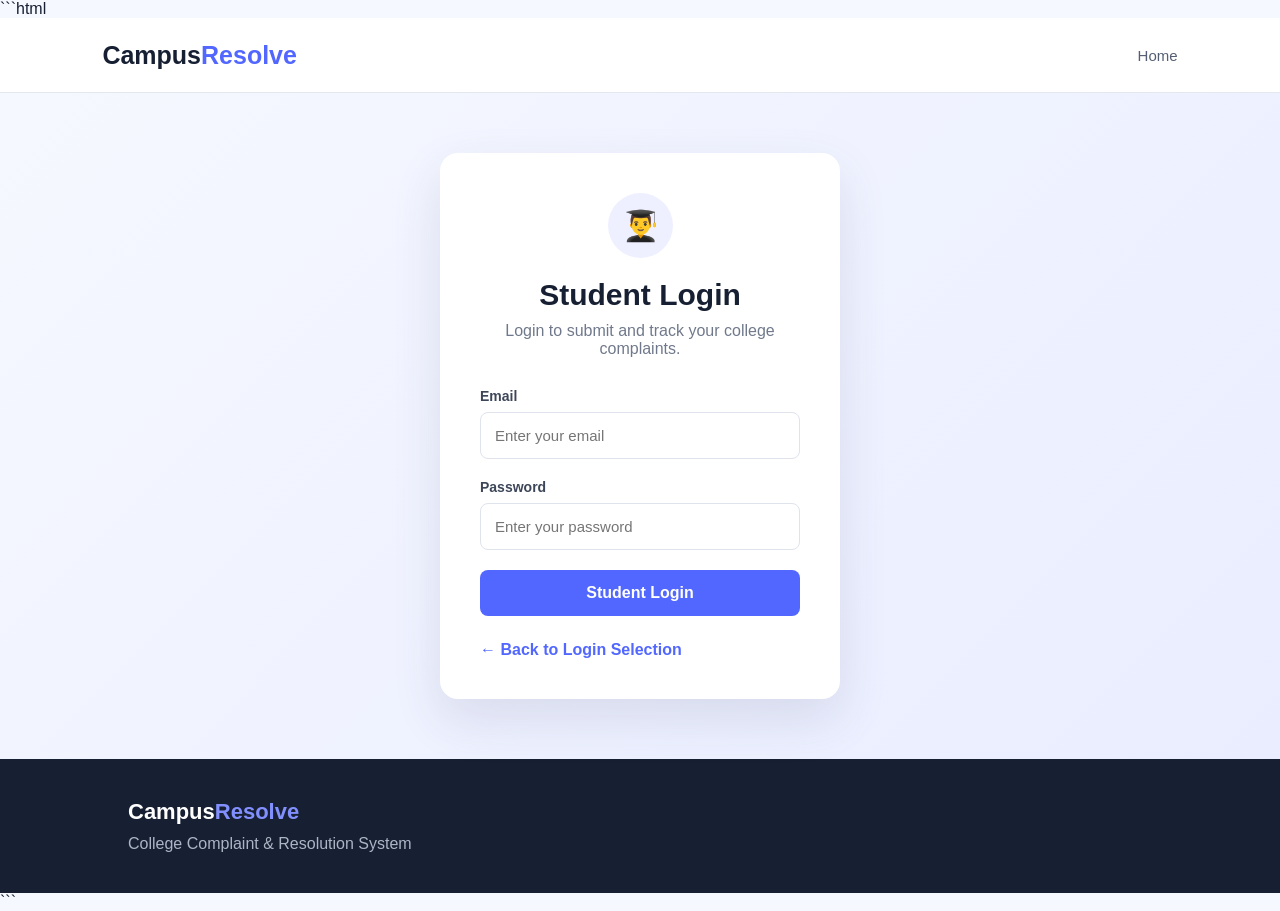
<file: student-login.html>
```html
<!DOCTYPE html>
<html lang="en">

<head>

    <meta charset="UTF-8">

    <meta name="viewport"
          content="width=device-width, initial-scale=1.0">

    <title>Student Login | CampusResolve</title>

    <link rel="stylesheet" href="style.css">

</head>

<body>

<header>

    <div class="logo">
        Campus<span>Resolve</span>
    </div>

    <nav>
        <a href="index.html">Home</a>
    </nav>

</header>


<section class="login-section">

    <div class="login-box">

        <div class="login-icon">
            👨‍🎓
        </div>

        <h1>
            Student Login
        </h1>

        <p>
            Login to submit and track your college complaints.
        </p>


        <form onsubmit="studentLogin(event)">

            <label>
                Email
            </label>

            <input
                type="email"
                id="email"
                placeholder="Enter your email"
                required
            >


            <label>
                Password
            </label>

            <input
                type="password"
                id="password"
                placeholder="Enter your password"
                required
            >


            <button type="submit">
                Student Login
            </button>

        </form>


        <a href="account-login.html"
           class="back-button">

            ← Back to Login Selection

        </a>

    </div>

</section>


<script>

function studentLogin(event) {

    event.preventDefault();

    window.location.href =
        "student-dashboard.html";

}

</script>


<footer>

    <h3>
        Campus<span>Resolve</span>
    </h3>

    <p>
        College Complaint & Resolution System
    </p>

</footer>

</body>

</html>
```
</file>
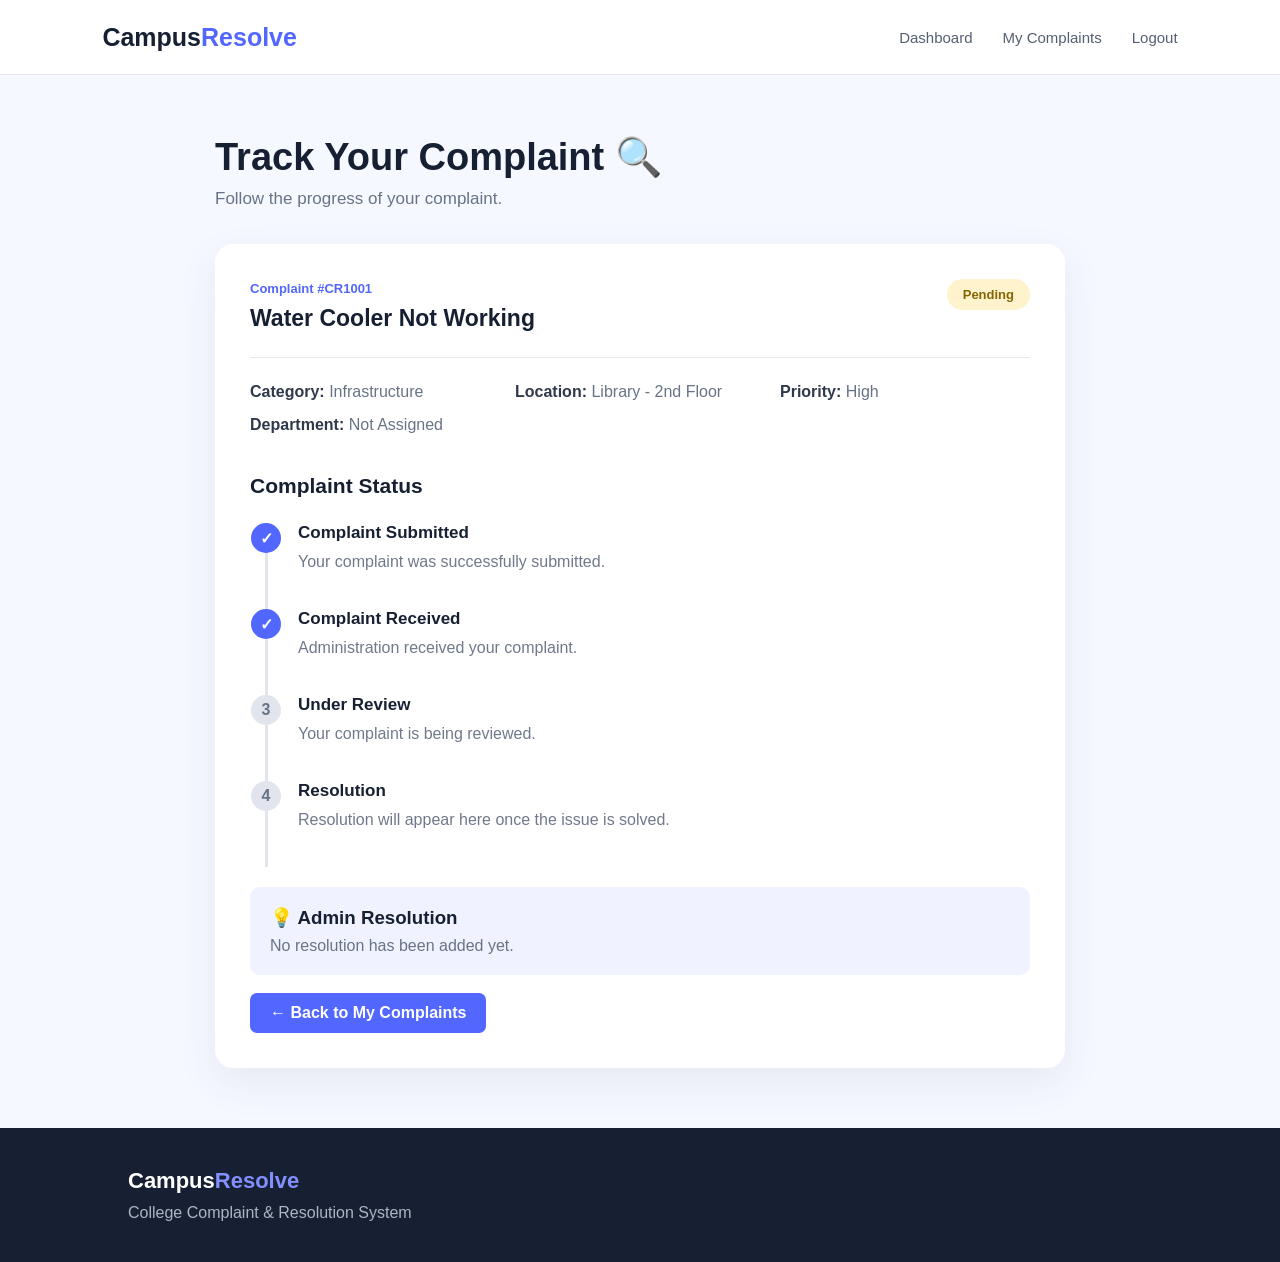
<file: track.html>
<!DOCTYPE html>
<html lang="en">

<head>

    <meta charset="UTF-8">

    <meta name="viewport"
          content="width=device-width, initial-scale=1.0">

    <title>Track Complaint | CampusResolve</title>

    <link rel="stylesheet" href="style.css">

</head>

<body>

<header>

    <div class="logo">
        Campus<span>Resolve</span>
    </div>

    <nav>
        <a href="student-dashboard.html">Dashboard</a>
        <a href="my-complaints.html">My Complaints</a>
        <a href="index.html">Logout</a>
    </nav>

</header>


<section class="track-page">

    <div class="track-container">

        <h1>Track Your Complaint 🔍</h1>

        <p class="track-intro">
            Follow the progress of your complaint.
        </p>


        <div class="track-card">

            <div class="track-header">

                <div>

                    <span>
                        Complaint #CR1001
                    </span>

                    <h2>
                        Water Cooler Not Working
                    </h2>

                </div>

                <strong id="studentStatus"
                        class="track-status">
                    Pending
                </strong>

            </div>


            <div class="track-info">

                <p>
                    <strong>Category:</strong>
                    Infrastructure
                </p>

                <p>
                    <strong>Location:</strong>
                    Library - 2nd Floor
                </p>

                <p>
                    <strong>Priority:</strong>
                    High
                </p>

                <p>
                    <strong>Department:</strong>
                    <span id="studentDepartment">
                        Not Assigned
                    </span>
                </p>

            </div>


            <h3 class="timeline-title">
                Complaint Status
            </h3>


            <div class="timeline">

                <div class="timeline-item completed">

                    <div class="timeline-dot">
                        ✓
                    </div>

                    <div>

                        <h3>
                            Complaint Submitted
                        </h3>

                        <p>
                            Your complaint was successfully submitted.
                        </p>

                    </div>

                </div>


                <div class="timeline-item completed">

                    <div class="timeline-dot">
                        ✓
                    </div>

                    <div>

                        <h3>
                            Complaint Received
                        </h3>

                        <p>
                            Administration received your complaint.
                        </p>

                    </div>

                </div>


                <div id="reviewStep"
                     class="timeline-item">

                    <div class="timeline-dot">
                        3
                    </div>

                    <div>

                        <h3>
                            Under Review
                        </h3>

                        <p>
                            Your complaint is being reviewed.
                        </p>

                    </div>

                </div>


                <div id="resolutionStep"
                     class="timeline-item">

                    <div class="timeline-dot">
                        4
                    </div>

                    <div>

                        <h3>
                            Resolution
                        </h3>

                        <p id="resolutionText">
                            Resolution will appear here once the issue is solved.
                        </p>

                    </div>

                </div>

            </div>


            <div class="resolution-box">

                <h3>
                    💡 Admin Resolution
                </h3>

                <p id="studentResolution">
                    No resolution has been added yet.
                </p>

            </div>


            <br>

            <a href="my-complaints.html"
               class="track-button">

                ← Back to My Complaints

            </a>

        </div>

    </div>

</section>


<script>

window.onload = function () {

    const status =
        localStorage.getItem("complaintStatus");

    const department =
        localStorage.getItem("complaintDepartment");

    const resolution =
        localStorage.getItem("complaintResolution");


    /* Show department */

    if (department) {

        document.getElementById(
            "studentDepartment"
        ).innerText = department;

    }


    /* Show status */

    if (status) {

        document.getElementById(
            "studentStatus"
        ).innerText = status;

    }


    /* Show resolution */

    if (resolution) {

        document.getElementById(
            "studentResolution"
        ).innerText = resolution;

        document.getElementById(
            "resolutionText"
        ).innerText = resolution;

    }


    /* Update timeline */

    if (status === "Under Review" ||
        status === "In Progress" ||
        status === "Resolved") {

        document.getElementById(
            "reviewStep"
        ).classList.add("completed");

    }


    if (status === "Resolved") {

        document.getElementById(
            "resolutionStep"
        ).classList.add("completed");

    }

};

</script>


<footer>

    <h3>
        Campus<span>Resolve</span>
    </h3>

    <p>
        College Complaint & Resolution System
    </p>

</footer>

</body>

</html>
</file>
<file: style.css>
/* ========================================
   CAMPUSRESOLVE - COMPLETE STYLE SHEET
======================================== */


/* ========================================
   GENERAL
======================================== */

* {
    margin: 0;
    padding: 0;
    box-sizing: border-box;
    font-family: Arial, sans-serif;
}

body {
    background: #f6f8ff;
    color: #172033;
}


/* ========================================
   NAVIGATION
======================================== */

header {
    height: 75px;
    background: white;
    display: flex;
    align-items: center;
    justify-content: space-between;
    padding: 0 8%;
    border-bottom: 1px solid #e5e7ef;
}

.logo {
    font-size: 25px;
    font-weight: bold;
}

.logo span {
    color: #5267ff;
}

nav {
    display: flex;
    gap: 30px;
    align-items: center;
}

nav a {
    text-decoration: none;
    color: #555f73;
    font-size: 15px;
}

nav a:hover {
    color: #5267ff;
}


/* ========================================
   HOME PAGE - HERO
======================================== */

.hero {
    min-height: 560px;
    padding: 80px 10%;
    display: flex;
    justify-content: space-between;
    align-items: center;
    gap: 60px;
    background: linear-gradient(
        135deg,
        #f6f8ff,
        #e9edff
    );
}

.hero-text {
    max-width: 600px;
}

.small-title {
    color: #5267ff;
    font-size: 13px;
    font-weight: bold;
    letter-spacing: 2px;
    margin-bottom: 20px;
}

.hero h1 {
    font-size: 65px;
    line-height: 1.05;
    margin-bottom: 25px;
}

.hero h1 span {
    color: #5267ff;
}

.description {
    font-size: 19px;
    color: #657084;
    line-height: 1.7;
    margin-bottom: 35px;
}

.button {
    display: inline-block;
    padding: 15px 25px;
    background: #5267ff;
    color: white;
    text-decoration: none;
    border-radius: 8px;
    font-weight: bold;
}

.button:hover {
    background: #4055e8;
}


/* ========================================
   HOME PAGE - STATUS CARD
======================================== */

.status-card {
    width: 330px;
    background: white;
    padding: 30px;
    border-radius: 18px;
    box-shadow: 0 20px 50px rgba(50, 60, 100, 0.12);
}

.status-card h3 {
    color: #657084;
    margin-bottom: 20px;
}

.percentage {
    font-size: 50px;
    font-weight: bold;
    color: #5267ff;
}

.status-card p {
    color: #70798b;
    margin: 10px 0 20px;
}

.progress {
    height: 10px;
    background: #e5e8f2;
    border-radius: 20px;
}

.progress-fill {
    width: 85%;
    height: 100%;
    background: #5267ff;
    border-radius: 20px;
}

.numbers {
    display: flex;
    justify-content: space-between;
    margin-top: 30px;
}

.numbers div {
    text-align: center;
}

.numbers b {
    display: block;
    font-size: 20px;
}

.numbers small {
    color: #7b8495;
}


/* ========================================
   HOME PAGE - FEATURES
======================================== */

#features {
    padding: 80px 10%;
    text-align: center;
    background: white;
}

#features h2 {
    font-size: 38px;
    margin-bottom: 15px;
}

.subtitle {
    color: #70798b;
    margin-bottom: 45px;
}

.feature-box {
    display: grid;
    grid-template-columns: repeat(4, 1fr);
    gap: 25px;
}

.feature {
    padding: 30px 20px;
    border: 1px solid #e5e8ef;
    border-radius: 15px;
    transition: 0.3s;
}

.feature:hover {
    transform: translateY(-8px);
    box-shadow: 0 15px 35px rgba(50, 60, 100, 0.1);
}

.icon {
    font-size: 35px;
    margin-bottom: 18px;
}

.feature h3 {
    margin-bottom: 12px;
}

.feature p {
    color: #737c8e;
    line-height: 1.6;
}


/* ========================================
   ABOUT SECTION
======================================== */

.about {
    padding: 80px 20%;
    text-align: center;
    background: #f0f3ff;
}

.about h2 {
    font-size: 35px;
    margin-bottom: 20px;
}

.about p {
    color: #687386;
    line-height: 1.8;
    font-size: 17px;
}


/* ========================================
   STUDENT LOGIN
======================================== */

.login-section {
    min-height: 600px;
    display: flex;
    justify-content: center;
    align-items: center;
    padding: 60px 20px;
    background: linear-gradient(
        135deg,
        #f6f8ff,
        #e9edff
    );
}

.login-box {
    width: 400px;
    background: white;
    padding: 40px;
    border-radius: 18px;
    box-shadow: 0 20px 50px rgba(50, 60, 100, 0.12);
}

.login-icon {
    width: 65px;
    height: 65px;
    margin: 0 auto 20px;
    display: flex;
    align-items: center;
    justify-content: center;
    background: #eef0ff;
    border-radius: 50%;
    font-size: 30px;
}

.login-box h1 {
    text-align: center;
    font-size: 30px;
    margin-bottom: 10px;
}

.login-box > p {
    text-align: center;
    color: #70798b;
    margin-bottom: 30px;
}

.login-box form {
    display: flex;
    flex-direction: column;
}

.login-box label {
    font-size: 14px;
    font-weight: bold;
    margin-bottom: 8px;
    color: #3d4658;
}

.login-box input {
    padding: 14px;
    margin-bottom: 20px;
    border: 1px solid #dfe3ec;
    border-radius: 8px;
    font-size: 15px;
    outline: none;
}

.login-box input:focus {
    border-color: #5267ff;
}

.login-box button {
    padding: 14px;
    border: none;
    border-radius: 8px;
    background: #5267ff;
    color: white;
    font-size: 16px;
    font-weight: bold;
    cursor: pointer;
}

.login-box button:hover {
    background: #4055e8;
}

.register-text {
    margin-top: 25px !important;
    font-size: 14px;
}

.register-text a {
    color: #5267ff;
    text-decoration: none;
    font-weight: bold;
}


/* ========================================
   STUDENT DASHBOARD
======================================== */

.dashboard {
    min-height: 650px;
    padding: 70px 10%;
    background: #f6f8ff;
}

.dashboard h1 {
    font-size: 40px;
    margin-bottom: 10px;
}

.dashboard > p {
    color: #687386;
    font-size: 17px;
    margin-bottom: 40px;
}

.dashboard-cards {
    display: grid;
    grid-template-columns: repeat(3, 1fr);
    gap: 25px;
}

.dashboard-card {
    background: white;
    padding: 30px;
    border-radius: 16px;
    border: 1px solid #e5e8ef;
    box-shadow: 0 10px 30px rgba(50, 60, 100, 0.06);
    transition: 0.3s;
}

.dashboard-card:hover {
    transform: translateY(-7px);
    box-shadow: 0 15px 35px rgba(50, 60, 100, 0.12);
}

.dashboard-card h3 {
    font-size: 21px;
    margin-bottom: 15px;
}

.dashboard-card p {
    color: #70798b;
    line-height: 1.6;
    margin-bottom: 25px;
}

.dashboard-card a {
    display: inline-block;
    padding: 11px 18px;
    background: #5267ff;
    color: white;
    text-decoration: none;
    border-radius: 7px;
    font-weight: bold;
}

.dashboard-card a:hover {
    background: #4055e8;
}


/* ========================================
   COMPLAINT FORM
======================================== */

.complaint-section {
    min-height: 700px;
    padding: 60px 20px;
    background: linear-gradient(
        135deg,
        #f6f8ff,
        #e9edff
    );
    display: flex;
    justify-content: center;
}

.complaint-box {
    max-width: 650px;
    width: 100%;
    background: white;
    padding: 40px;
    border-radius: 18px;
    box-shadow: 0 20px 50px rgba(50, 60, 100, 0.12);
}

.complaint-box h1 {
    font-size: 32px;
    margin-bottom: 10px;
}

.complaint-box > p {
    color: #70798b;
    margin-bottom: 30px;
}

.complaint-box form {
    display: flex;
    flex-direction: column;
}

.complaint-box label {
    display: block;
    font-size: 14px;
    font-weight: bold;
    color: #3d4658;
    margin-top: 5px;
    margin-bottom: 8px;
}

.complaint-box input,
.complaint-box select,
.complaint-box textarea {
    display: block;
    width: 100%;
    padding: 14px;
    margin-bottom: 22px;
    border: 1px solid #dfe3ec;
    border-radius: 8px;
    font-size: 15px;
    outline: none;
    background: white;
}

.complaint-box input:focus,
.complaint-box select:focus,
.complaint-box textarea:focus {
    border-color: #5267ff;
}

.complaint-box select {
    cursor: pointer;
}

.complaint-box textarea {
    min-height: 130px;
    resize: vertical;
}


/* Anonymous checkbox */

.anonymous {
    display: flex;
    align-items: center;
    gap: 10px;
    margin: 5px 0 25px;
}

.anonymous input {
    width: 18px;
    height: 18px;
    margin: 0;
}

.anonymous label {
    margin: 0;
    font-weight: normal;
}


/* Complaint button */

.complaint-box button {
    width: 100%;
    padding: 15px;
    border: none;
    border-radius: 8px;
    background: #5267ff;
    color: white;
    font-size: 16px;
    font-weight: bold;
    cursor: pointer;
}

.complaint-box button:hover {
    background: #4055e8;
}


/* ========================================
   FOOTER
======================================== */

footer {
    padding: 40px 10%;
    background: #172033;
    color: white;
}

footer h3 {
    font-size: 22px;
}

footer h3 span {
    color: #8290ff;
}

footer p {
    margin-top: 10px;
    color: #adb5c5;
}


/* ========================================
   MOBILE RESPONSIVE
======================================== */

@media (max-width: 900px) {

    .hero {
        flex-direction: column;
        text-align: center;
    }

    .hero h1 {
        font-size: 50px;
    }

    .feature-box {
        grid-template-columns: repeat(2, 1fr);
    }

    .dashboard-cards {
        grid-template-columns: 1fr;
    }

}


@media (max-width: 600px) {

    header {
        height: auto;
        padding: 20px;
        flex-direction: column;
        gap: 15px;
    }

    nav {
        gap: 15px;
        flex-wrap: wrap;
        justify-content: center;
    }

    .hero {
        padding: 50px 20px;
    }

    .hero h1 {
        font-size: 42px;
    }

    .status-card {
        width: 100%;
        max-width: 330px;
    }

    .feature-box {
        grid-template-columns: 1fr;
    }

    .login-box,
    .complaint-box {
        padding: 25px;
    }

    .about {
        padding: 60px 25px;
    }

}
/* ========================================
   MY COMPLAINTS PAGE
======================================== */

.complaints-page {
    min-height: 700px;
    padding: 60px 10%;
    background: #f6f8ff;
}

.complaints-container {
    max-width: 900px;
    margin: auto;
}

.complaints-container h1 {
    font-size: 38px;
    margin-bottom: 10px;
}

.complaints-intro {
    color: #687386;
    font-size: 17px;
    margin-bottom: 35px;
}

.complaint-card {
    background: white;
    padding: 30px;
    margin-bottom: 25px;
    border-radius: 16px;
    border: 1px solid #e5e8ef;
    box-shadow: 0 10px 30px rgba(50, 60, 100, 0.06);
}

.complaint-top {
    display: flex;
    justify-content: space-between;
    align-items: flex-start;
    gap: 20px;
}

.complaint-id {
    color: #5267ff;
    font-size: 13px;
    font-weight: bold;
}

.complaint-card h2 {
    font-size: 22px;
    margin-top: 8px;
}

.status {
    padding: 8px 15px;
    border-radius: 20px;
    font-size: 13px;
    font-weight: bold;
}

.status.pending {
    background: #fff3cd;
    color: #856404;
}

.status.resolved {
    background: #d4edda;
    color: #155724;
}

.complaint-details {
    display: grid;
    grid-template-columns: 1fr 1fr;
    gap: 12px;
    margin: 25px 0;
    padding: 20px;
    background: #f8f9fd;
    border-radius: 10px;
}

.complaint-details p {
    color: #687386;
}

.complaint-details strong {
    color: #30394b;
}

.track-button {
    display: inline-block;
    padding: 11px 20px;
    background: #5267ff;
    color: white;
    text-decoration: none;
    border-radius: 7px;
    font-weight: bold;
}

.track-button:hover {
    background: #4055e8;
}


/* Mobile */

@media (max-width: 600px) {

    .complaints-page {
        padding: 40px 20px;
    }

    .complaint-top {
        flex-direction: column;
    }

    .complaint-details {
        grid-template-columns: 1fr;
    }

}
/* ========================================
   TRACK COMPLAINT PAGE
======================================== */

.track-page {
    min-height: 700px;
    padding: 60px 20px;
    background: #f6f8ff;
}

.track-container {
    max-width: 850px;
    margin: auto;
}

.track-container > h1 {
    font-size: 38px;
    margin-bottom: 10px;
}

.track-intro {
    color: #687386;
    font-size: 17px;
    margin-bottom: 35px;
}

.track-card {
    background: white;
    padding: 35px;
    border-radius: 18px;
    box-shadow: 0 15px 40px rgba(50, 60, 100, 0.08);
}

.track-header {
    display: flex;
    justify-content: space-between;
    align-items: flex-start;
    gap: 20px;
    padding-bottom: 25px;
    border-bottom: 1px solid #e8eaf0;
}

.track-header span {
    color: #5267ff;
    font-size: 13px;
    font-weight: bold;
}

.track-header h2 {
    margin-top: 8px;
    font-size: 23px;
}

.track-status {
    padding: 8px 16px;
    border-radius: 20px;
    background: #fff3cd;
    color: #856404;
    font-size: 13px;
}

.track-info {
    display: grid;
    grid-template-columns: repeat(3, 1fr);
    gap: 15px;
    padding: 25px 0;
}

.track-info p {
    color: #687386;
}

.track-info strong {
    color: #30394b;
}

.timeline-title {
    font-size: 21px;
    margin: 15px 0 25px;
}

.timeline {
    border-left: 3px solid #e2e5ed;
    margin-left: 15px;
    padding-left: 30px;
}

.timeline-item {
    position: relative;
    padding-bottom: 35px;
}

.timeline-dot {
    position: absolute;
    left: -47px;
    top: 0;
    width: 30px;
    height: 30px;
    border-radius: 50%;
    background: #e2e5ed;
    color: #687386;
    display: flex;
    align-items: center;
    justify-content: center;
    font-weight: bold;
}

.timeline-item.completed .timeline-dot {
    background: #5267ff;
    color: white;
}

.timeline-item.active .timeline-dot {
    background: #5267ff;
    color: white;
    box-shadow: 0 0 0 6px #e8ebff;
}

.timeline-item h3 {
    font-size: 17px;
    margin-bottom: 7px;
}

.timeline-item p {
    color: #70798b;
    line-height: 1.5;
}

.resolution-box {
    margin-top: 20px;
    padding: 20px;
    background: #f0f3ff;
    border-radius: 10px;
}

.resolution-box h3 {
    margin-bottom: 8px;
}

.resolution-box p {
    color: #687386;
}


/* Mobile */

@media (max-width: 600px) {

    .track-header {
        flex-direction: column;
    }

    .track-info {
        grid-template-columns: 1fr;
    }

    .track-card {
        padding: 25px;
    }

}
/* ========================================
   ADMIN DASHBOARD
======================================== */

.admin-dashboard {
    min-height: 750px;
    padding: 60px 8%;
    background: #f6f8ff;
}

.admin-container {
    max-width: 1200px;
    margin: auto;
}

.admin-container > h1 {
    font-size: 38px;
    margin-bottom: 10px;
}

.admin-intro {
    color: #687386;
    font-size: 17px;
    margin-bottom: 40px;
}


/* Statistics */

.admin-stats {
    display: grid;
    grid-template-columns: repeat(4, 1fr);
    gap: 20px;
    margin-bottom: 50px;
}

.stat-card {
    background: white;
    padding: 25px;
    border-radius: 15px;
    border: 1px solid #e5e8ef;
    display: flex;
    align-items: center;
    gap: 18px;
    box-shadow: 0 8px 25px rgba(50, 60, 100, 0.06);
}

.stat-icon {
    width: 50px;
    height: 50px;
    display: flex;
    align-items: center;
    justify-content: center;
    background: #eef0ff;
    border-radius: 12px;
    font-size: 25px;
}

.stat-card h2 {
    font-size: 28px;
    margin-bottom: 4px;
}

.stat-card p {
    color: #70798b;
    font-size: 14px;
}


/* Section Heading */

.admin-section-header {
    margin-bottom: 20px;
}

.admin-section-header h2 {
    font-size: 25px;
    margin-bottom: 6px;
}

.admin-section-header p {
    color: #70798b;
}


/* Complaint */

.admin-complaint {
    background: white;
    padding: 25px 30px;
    margin-bottom: 18px;
    border-radius: 14px;
    border: 1px solid #e5e8ef;
    display: flex;
    justify-content: space-between;
    align-items: center;
    gap: 20px;
}

.admin-complaint-main h3 {
    margin: 8px 0 12px;
    font-size: 20px;
}

.admin-complaint-main p {
    display: inline-block;
    color: #70798b;
    margin-right: 20px;
    font-size: 14px;
}

.admin-complaint-side {
    display: flex;
    align-items: center;
    gap: 15px;
}

.admin-action {
    display: inline-block;
    padding: 10px 18px;
    background: #5267ff;
    color: white;
    text-decoration: none;
    border-radius: 7px;
    font-weight: bold;
}

.admin-action:hover {
    background: #4055e8;
}


/* Mobile */

@media (max-width: 900px) {

    .admin-stats {
        grid-template-columns: repeat(2, 1fr);
    }

}

@media (max-width: 600px) {

    .admin-dashboard {
        padding: 40px 20px;
    }

    .admin-stats {
        grid-template-columns: 1fr;
    }

    .admin-complaint {
        flex-direction: column;
        align-items: flex-start;
    }

    .admin-complaint-side {
        width: 100%;
        justify-content: space-between;
    }

}
/* ========================================
   ADMIN RESOLUTION
======================================== */

.resolution-page {
    min-height: 750px;
    padding: 60px 20px;
    background: #f6f8ff;
}

.resolution-container {
    max-width: 850px;
    margin: auto;
}

.resolution-container > h1 {
    font-size: 38px;
    margin-bottom: 10px;
}

.resolution-intro {
    color: #687386;
    font-size: 17px;
    margin-bottom: 35px;
}

.resolution-card {
    background: white;
    padding: 35px;
    border-radius: 18px;
    box-shadow: 0 15px 40px rgba(50, 60, 100, 0.08);
}

.resolution-heading {
    display: flex;
    justify-content: space-between;
    align-items: flex-start;
    gap: 20px;
    padding-bottom: 25px;
    border-bottom: 1px solid #e8eaf0;
}

.resolution-heading h2 {
    font-size: 24px;
    margin-top: 8px;
}

.resolution-details {
    display: grid;
    grid-template-columns: 1fr 1fr;
    gap: 15px;
    padding: 25px 0;
}

.resolution-details p {
    color: #687386;
}

.resolution-details strong {
    color: #30394b;
}

.description-box {
    padding: 20px;
    margin-bottom: 30px;
    background: #f8f9fd;
    border-radius: 10px;
}

.description-box h3 {
    margin-bottom: 10px;
}

.description-box p {
    color: #687386;
    line-height: 1.7;
}

.resolution-card form {
    display: flex;
    flex-direction: column;
}

.resolution-card label {
    font-size: 14px;
    font-weight: bold;
    color: #3d4658;
    margin-bottom: 8px;
}

.resolution-card select,
.resolution-card textarea {
    width: 100%;
    padding: 14px;
    margin-bottom: 22px;
    border: 1px solid #dfe3ec;
    border-radius: 8px;
    font-size: 15px;
    outline: none;
    background: white;
}

.resolution-card select:focus,
.resolution-card textarea:focus {
    border-color: #5267ff;
}

.resolution-card button {
    width: 100%;
    padding: 15px;
    border: none;
    border-radius: 8px;
    background: #5267ff;
    color: white;
    font-size: 16px;
    font-weight: bold;
    cursor: pointer;
}

.resolution-card button:hover {
    background: #4055e8;
}

.back-button {
    display: inline-block;
    margin-top: 20px;
    color: #5267ff;
    text-decoration: none;
    font-weight: bold;
}


/* Mobile */

@media (max-width: 600px) {

    .resolution-heading {
        flex-direction: column;
    }

    .resolution-details {
        grid-template-columns: 1fr;
    }

    .resolution-card {
        padding: 25px;
    }

}
```css
/* ========================================
   SUBMIT COMPLAINT PAGE
======================================== */

.complaint-page {
    min-height: 750px;
    padding: 60px 20px;
    background: #f6f8ff;
}

.complaint-container {
    max-width: 750px;
    margin: auto;
    background: white;
    padding: 40px;
    border-radius: 18px;
    box-shadow: 0 15px 40px rgba(50, 60, 100, 0.08);
}

.complaint-container h1 {
    font-size: 36px;
    margin-bottom: 10px;
}

.complaint-intro {
    color: #687386;
    font-size: 17px;
    margin-bottom: 30px;
}

.complaint-container form {
    display: flex;
    flex-direction: column;
}

.complaint-container label {
    font-size: 14px;
    font-weight: bold;
    color: #30394b;
    margin-bottom: 8px;
}

.complaint-container input[type="text"],
.complaint-container select,
.complaint-container textarea {
    width: 100%;
    padding: 14px;
    margin-bottom: 22px;
    border: 1px solid #dfe3ec;
    border-radius: 8px;
    font-size: 15px;
    font-family: inherit;
    outline: none;
    box-sizing: border-box;
}

.complaint-container input[type="text"]:focus,
.complaint-container select:focus,
.complaint-container textarea:focus {
    border-color: #5267ff;
}

.complaint-container textarea {
    resize: vertical;
}

.anonymous-option {
    display: flex !important;
    align-items: center;
    gap: 10px;
    margin: 5px 0 25px;
    font-weight: normal !important;
    color: #687386 !important;
}

.anonymous-option input {
    width: 17px;
    height: 17px;
}

.complaint-container button {
    width: 100%;
    padding: 15px;
    border: none;
    border-radius: 8px;
    background: #5267ff;
    color: white;
    font-size: 16px;
    font-weight: bold;
    cursor: pointer;
}

.complaint-container button:hover {
    background: #4055e8;
}


/* Mobile */

@media (max-width: 600px) {

    .complaint-container {
        padding: 25px;
    }

    .complaint-container h1 {
        font-size: 29px;
    }

}
```
```css
/* ========================================
   LOGIN OPTIONS
======================================== */

.login-option {
    background: #f8f9ff;
    border: 1px solid #e2e5f0;
    border-radius: 14px;
    padding: 22px;
    margin-top: 20px;
    text-align: left;
}

.login-option h2 {
    margin-bottom: 8px;
    font-size: 21px;
}

.login-option p {
    color: #687386;
    font-size: 14px;
    line-height: 1.6;
    margin-bottom: 18px;
}

.login-option-button {
    display: block;
    width: 100%;
    box-sizing: border-box;
    padding: 13px;
    background: #5267ff;
    color: white;
    text-align: center;
    text-decoration: none;
    border-radius: 8px;
    font-weight: bold;
    transition: 0.3s;
}

.login-option-button:hover {
    background: #4055e8;
    transform: translateY(-2px);
}

.admin-option {
    background: #fafaff;
}

.admin-button {
    background: #30394b;
}

.admin-button:hover {
    background: #1f2633;
}

.login-box > .back-button {
    display: inline-block;
    margin-top: 25px;
}


/* Mobile */

@media (max-width: 600px) {

    .login-box {
        width: 90%;
        box-sizing: border-box;
        padding: 25px;
    }

    .login-option {
        padding: 18px;
    }

}
```
</file>
